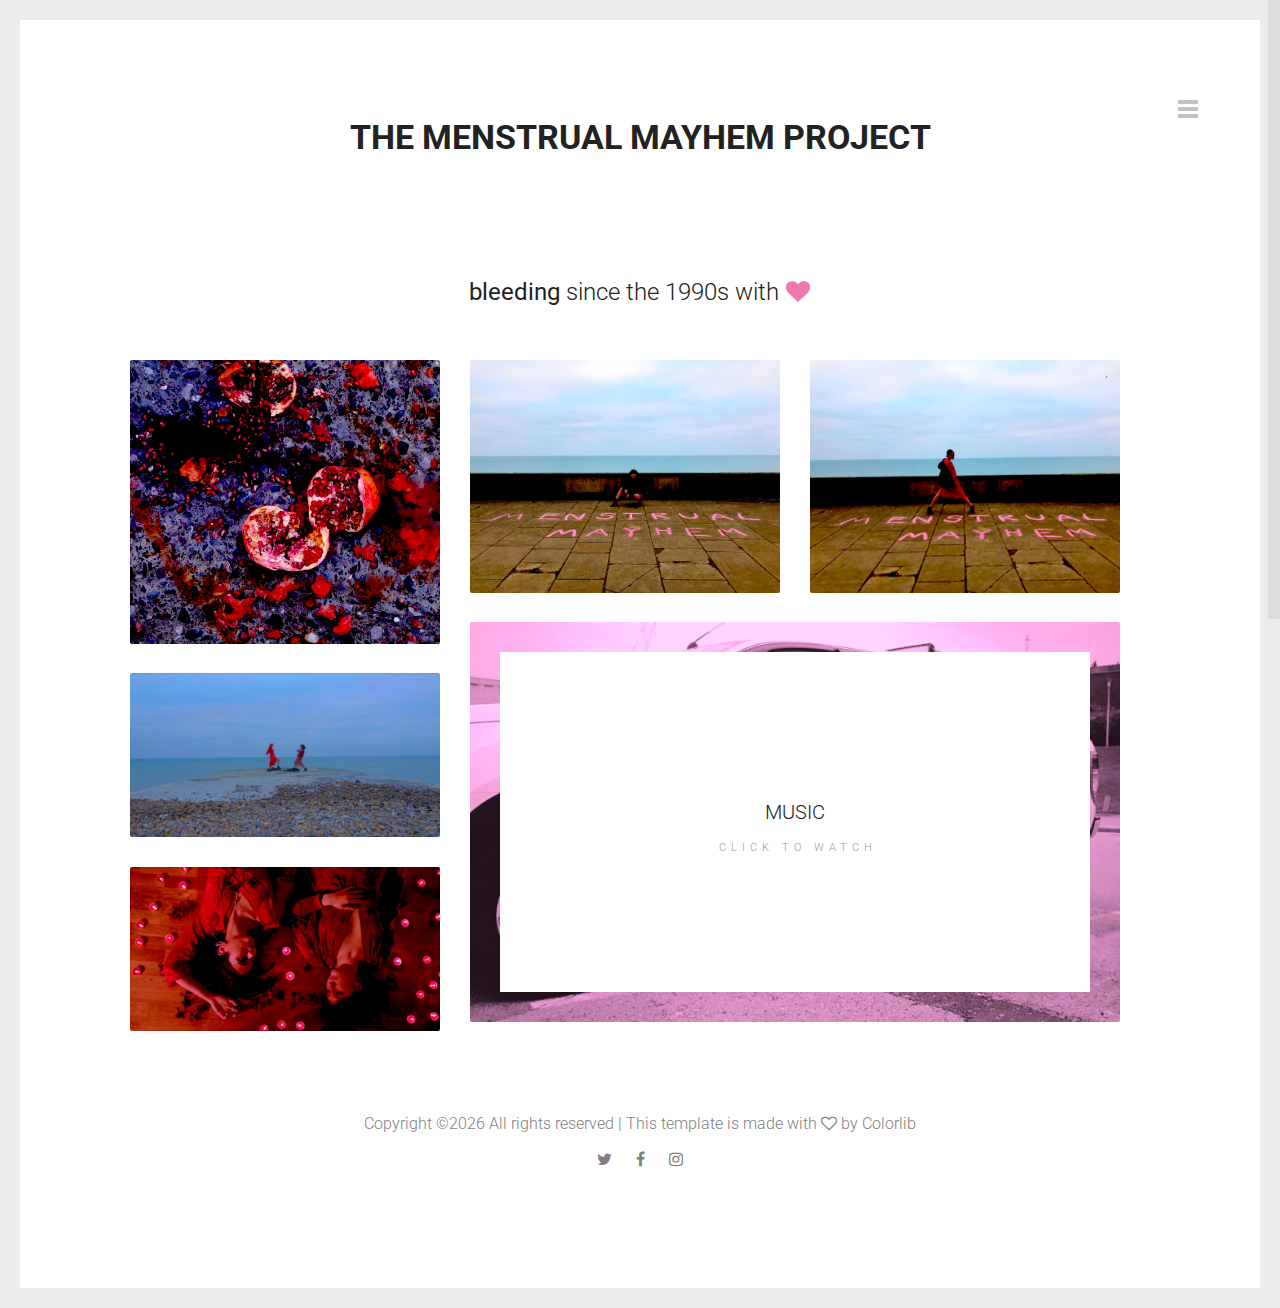
<file: index.html>
<!DOCTYPE HTML>
<html lang="en-US">
    <head>
        <title>THE MENSTRUAL MAYHEM PROJECT</title>
        <meta http-equiv="Content-Type" content="text/html; charset=UTF-8">
        <meta name="description" content="Template by Dry Themes" />
        <meta name="keywords" content="HTML, CSS, JavaScript, PHP" />
        <meta name="author" content="DryThemes" />
        <meta name="viewport" content="width=device-width, initial-scale=1, maximum-scale=1">

        <link rel="shortcut icon" href="images/favicon.png" />
        <link href='http://fonts.googleapis.com/css?family=Roboto:300,400,400i,700,700i,900%7CMontserrat:400,700%7CPT+Serif' rel='stylesheet' type='text/css'>
        <link rel="stylesheet" type="text/css"  href='css/clear.css' />
        <link rel="stylesheet" type="text/css"  href='css/common.css' />
        <link rel="stylesheet" type="text/css"  href='css/font-awesome.min.css' />
        <link rel="stylesheet" type="text/css"  href='css/carouFredSel.css' />
        <link rel="stylesheet" type="text/css"  href='css/prettyPhoto.css' />
        <link rel="stylesheet" type="text/css"  href='css/sm-clean.css' />
        <link rel="stylesheet" type="text/css"  href='style.css' />

        <!--[if lt IE 9]>
                <script src="js/html5shiv.js"></script>
                <script src="js/respond.min.js"></script>
        <![endif]-->

    </head>
    <body class="page">

        <table class="doc-loader">
            <tbody>
                <tr>
                    <td>

                    </td>
                </tr>
            </tbody>
        </table>


        <div class="menu-wraper center-relative">
            <div class="menu-logo center-text">
                <a href="index.html">

                </a>
            </div>
            <nav id="header-main-menu" class="big-menu">
                <ul class="main-menu sm sm-clean">
                    <li>
                        <a href="index.html">Home</a>
                    </li>
                    <li>
                        <a href="about.html">About</a>
                    </li>
                    <li>
                        <a href="story.html">Story</a>
                    </li>
                    <li>
                        <a href="contact.html">Contact</a>
                        <ul class="sub-menu">
                            <li>
                                <a href="contact-map.html">Contact + Map</a>
                            </li>
                        </ul>
                    </li>
                </ul>
            </nav>
            <div class="clear"></div>
        </div>

        <div class="body-wrapper">
            <div class="header-holder center-relative relative">
                <div class="header-logo center-text">
                    <a href="index.html">
                       <h2>THE MENSTRUAL MAYHEM PROJECT</h2>
                    </a>
                </div>
                <div class="toggle-holder absolute">
                    <div id="toggle">
                        <div class="first-menu-line"></div>
                        <div class="second-menu-line"></div>
                        <div class="third-menu-line"></div>
                    </div>
                </div>
                <div class="clear"></div>
            </div>

            <div class="block content-1170 center-relative">
                <h1 class="entry-title"><b>bleeding</b> since the 1990s with <span class="fa fa-heart"></span></h1>
            </div>

            <div class="grid" id="portfolio">
                <div class="grid-sizer"></div>
                <div class="grid-item element-item p_one_third">
                        <a href="demo-images/vagina.jpg" data-rel="prettyPhoto[gallery1]" />
                        <a href="demo-images/weakness.jpg" data-rel="prettyPhoto[gallery2]" />
                        <a href="demo-images/teeth.jpg" data-rel="prettyPhoto[gallery3]" />
                        <a href="demo-images/forbidden.jpg" data-rel="prettyPhoto[gallery4]" />
                        <img src="demo-images/pomegranite.jpg" alt="" />
                        <!-- <div class="portfolio-text-holder">
                            <p class="portfolio-text">POETRY</p>
                            <p class="portfolio-type">HAIKUS</p>
                        </div> -->
                </div>

                <div class="grid-item element-item p_one_third">
                    <a href=>
                        <img src="demo-images/MMELLA.JPG" alt="" />
                        <!-- <div class="portfolio-text-holder">
                            <p class="portfolio-text">POLITICS</p>
                            <p class="portfolio-type">CAMPAIGNS</p>
                        </div> -->
                    </a>
                </div>

                <div class="grid-item element-item p_one_third">
                    <a href=>
                        <img src="demo-images/MMEM.JPG" alt="" />
                        <!-- <div class="portfolio-text-holder">
                            <p class="portfolio-text">ARTWERQ</p>
                            <p class="portfolio-type">GALLERY</p
                        </div> -->
                    </a>
                </div>

                <div class="grid-item element-item p_two_third">
                    <a href="https://vimeo.com/322059477" data-rel="prettyPhoto[gallery5]">
                        <img src="demo-images/MM4WHEEL.JPG" alt="" />
                        <div class="portfolio-text-holder">
                            <p class="portfolio-text">MUSIC</p>
                            <p class="portfolio-type">CLICK TO WATCH</p>
                        </div>
                    </a>
                </div>

                <div class="grid-item element-item p_one_third">
                    <a href=>
                        <img src="demo-images/beachdance.JPG" alt="" />
                        <!-- <div class="portfolio-text-holder">
                            <p class="portfolio-text">COLLAB</p>
                            <p class="portfolio-type">ALLIES</p>
                        </div> -->
                    </a>
                </div>

                <div class="grid-item element-item p_one_third">
                    <a href=>
                        <img src="demo-images/candella.JPG" alt="" />
                        <!-- <div class="portfolio-text-holder">
                            <p class="portfolio-text">ZINES</p>
                            <p class="portfolio-type">ARCHIVE</p>
                        </div> -->
                    </a>
                </div>

            </div>
            <div class="clear"></div>


            <!--Footer-->

            <footer class="footer">
                <div class="content-970 center-relative">
                    <ul>
                        <li class="copyright-footer">
                            <!-- Link back to Colorlib can't be removed. Template is licensed under CC BY 3.0. -->
Copyright &copy;<script>document.write(new Date().getFullYear());</script> All rights reserved | This template is made with <i class="fa fa-heart-o" aria-hidden="true"></i> by <a href="https://colorlib.com" target="_blank">Colorlib</a>
<!-- Link back to Colorlib can't be removed. Template is licensed under CC BY 3.0. -->
                        </li>
                        <li class="social-footer">
                            <a href="#">
                                <span class="fa fa-twitter"></span>
                            </a>
                            <a href="#">
                                <span class="fa fa-facebook"></span>
                            </a>
                            <a href="https://www.instagram.com/menstrualmayhem/?hl=en">
                                <span class="fa fa-instagram"></span>
                            </a>
                        </li>
                    </ul>
                </div>
            </footer>

            <!-- End .body-border -->
        </div>


        <!--Load JavaScript-->
        <script src="js/jquery.js"></script>
        <script src='js/jquery.fitvids.js'></script>
        <script src='js/jquery.smartmenus.min.js'></script>
        <script src='js/isotope.pkgd.js'></script>
        <script src='js/imagesloaded.pkgd.js'></script>
        <script src='js/isotope.pkgd.js'></script>
        <script src='js/jquery.carouFredSel-6.0.0-packed.js'></script>
        <script src='js/jquery.mousewheel.min.js'></script>
        <script src='js/jquery.touchSwipe.min.js'></script>
        <script src='js/jquery.easing.1.3.js'></script>
        <script src='js/imagesloaded.pkgd.js'></script>
        <script src='js/jquery.prettyPhoto.js'></script>
        <script src='js/jquery.nicescroll.min.js'></script>
        <script src='js/main.js'></script>
    </body>
</html>
</file>
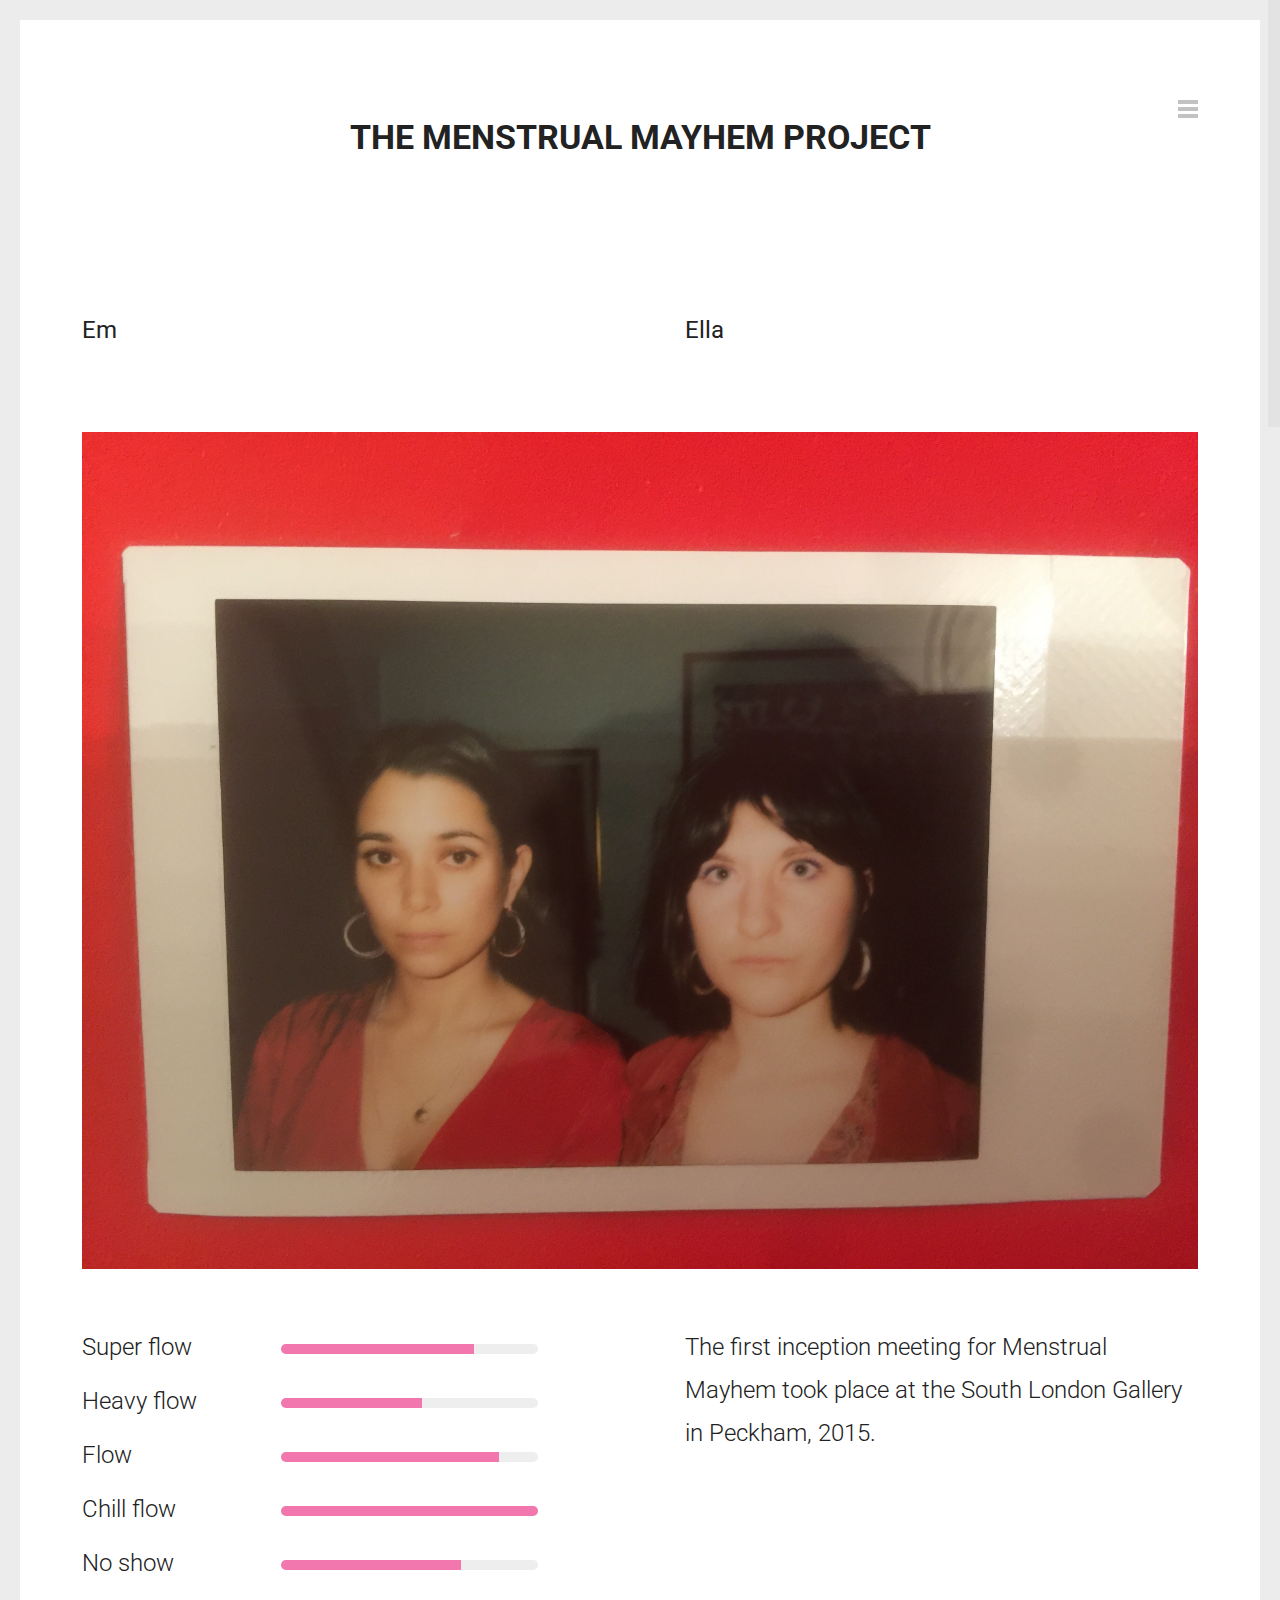
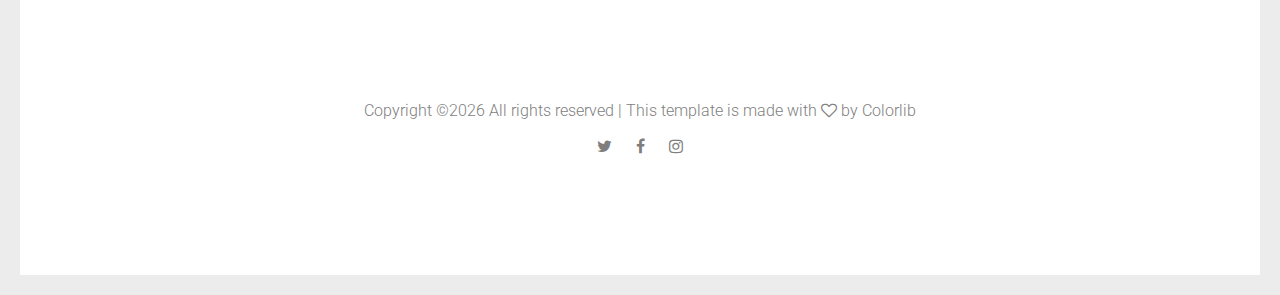
<file: about.html>
<!DOCTYPE HTML>
<html lang="en-US">
    <head>
        <title>Reopen - Html Responsive Template</title>
        <meta http-equiv="Content-Type" content="text/html; charset=UTF-8">
        <meta name="description" content="Template by Dry Themes" />
        <meta name="keywords" content="HTML, CSS, JavaScript, PHP" />
        <meta name="author" content="DryThemes" />
        <meta name="viewport" content="width=device-width, initial-scale=1, maximum-scale=1">

        <link rel="shortcut icon" href="images/favicon.png" />
        <link href='http://fonts.googleapis.com/css?family=Roboto:300,400,400i,700,700i,900%7CMontserrat:400,700%7CPT+Serif' rel='stylesheet' type='text/css'>
        <link rel="stylesheet" type="text/css"  href='css/clear.css' />
        <link rel="stylesheet" type="text/css"  href='css/common.css' />
        <link rel="stylesheet" type="text/css"  href='css/font-awesome.min.css' />
        <link rel="stylesheet" type="text/css"  href='css/carouFredSel.css' />
        <link rel="stylesheet" type="text/css"  href='css/prettyPhoto.css' />
        <link rel="stylesheet" type="text/css"  href='css/sm-clean.css' />
        <link rel="stylesheet" type="text/css"  href='style.css' />

        <!--[if lt IE 9]>
                <script src="js/html5shiv.js"></script>
                <script src="js/respond.min.js"></script>
        <![endif]-->

    </head>
    <body class="page">

        <table class="doc-loader">
            <tbody>
                <tr>
                    <td>

                    </td>
                </tr>
            </tbody>
        </table>



        <div class="menu-wraper center-relative">
            <div class="menu-logo center-text">
                <a href="index.html">
                    < />
                </a>
            </div>
            <nav id="header-main-menu" class="big-menu">
                <ul class="main-menu sm sm-clean">
                    <li>
                        <a href="index.html">Home</a>
                    </li>
                    <li>
                        <a href="about.html">About</a>
                    </li>
                    <li>
                        <a href="story.html">Story</a>
                    </li>
                    <li>
                        <a href="contact.html">Contact</a>
                        <ul class="sub-menu">
                            <li>
                                <a href="contact-map.html">Contact + Map</a>
                            </li>
                        </ul>
                    </li>
                </ul>
            </nav>
            <div class="clear"></div>
        </div>

                <div class="body-wrapper">
                    <div class="header-holder center-relative relative">
                        <div class="header-logo center-text">
                            <a href="index.html">
                               <h2>THE MENSTRUAL MAYHEM PROJECT</h2>
                            </a>
                        </div>
                <div class="toggle-holder absolute">
                    <div id="toggle">
                        <div class="first-menu-line"></div>
                        <div class="second-menu-line"></div>
                        <div class="third-menu-line"></div>
                    </div>
                </div>
                <div class="clear"></div>
            </div>


            <div id="content" class="site-content">
                <div class="block content-1170 center-relative">
                    <h1 class="entry-title">
                    </h1>
                </div>

                <article>
                    <div class="content-1170 center-relative">
                        <div class="one_half">
                            <b>Em</b>
                        </div>
                        <div class="one_half last">
                            <b>Ella</b> 
                        </div>
                        <div class="clear"></div>
                        <br>
                        <p>
                            <img src="demo-images/MMCLOSEUP.jpg" alt="" />
                        </p>
                        <p>&nbsp;</p>
                        <div class="one_half col-570">
                            <div class="progress_bar ">
                                <div class="progress_bar_title">Super flow</div>
                                <div class="progress_bar_field_holder">
                                    <div class="progress_bar_field_perecent" style="width:75%;"></div>
                                </div>
                            </div>
                            <div class="progress_bar ">
                                <div class="progress_bar_title">Heavy flow</div>
                                <div class="progress_bar_field_holder">
                                    <div class="progress_bar_field_perecent" style="width:55%;"></div>
                                </div>
                            </div>
                            <div class="progress_bar ">
                                <div class="progress_bar_title">Flow</div>
                                <div class="progress_bar_field_holder">
                                    <div class="progress_bar_field_perecent" style="width:85%;"></div>
                                </div>
                            </div>
                            <div class="progress_bar ">
                                <div class="progress_bar_title">Chill flow</div>
                                <div class="progress_bar_field_holder">
                                    <div class="progress_bar_field_perecent" style="width:100%;"></div>
                                </div>
                            </div>
                            <div class="progress_bar ">
                                <div class="progress_bar_title">No show</div>
                                <div class="progress_bar_field_holder">
                                    <div class="progress_bar_field_perecent" style="width:70%;"></div>
                                </div>
                            </div>
                        </div>
                        <div class="one_half last">
                            The first inception meeting for Menstrual Mayhem took place at the South London Gallery in Peckham, 2015.
                        </div>
                        <div class="clear"></div>
                    </div>
                </article>
            </div>


            <!--Footer-->

            <footer class="footer">
                <div class="content-970 center-relative">
                    <ul>
                        <li class="copyright-footer">
                            <!-- Link back to Colorlib can't be removed. Template is licensed under CC BY 3.0. -->
Copyright &copy;<script>document.write(new Date().getFullYear());</script> All rights reserved | This template is made with <i class="fa fa-heart-o" aria-hidden="true"></i> by <a href="https://colorlib.com" target="_blank">Colorlib</a>
<!-- Link back to Colorlib can't be removed. Template is licensed under CC BY 3.0. -->
                        </li>
                        <li class="social-footer">
                            <a href="#">
                                <span class="fa fa-twitter"></span>
                            </a>
                            <a href="#">
                                <span class="fa fa-facebook"></span>
                            </a>
                            <a href="https://www.instagram.com/menstrualmayhem/?hl=en">
                                <span class="fa fa-instagram"></span>
                            </a>
                        </li>
                    </ul>
                </div>
            </footer>

            <!-- End .body-border -->
        </div>


        <!--Load JavaScript-->
        <script src="js/jquery.js"></script>
        <script src='js/jquery.fitvids.js'></script>
        <script src='js/jquery.smartmenus.min.js'></script>
        <script src='js/isotope.pkgd.js'></script>
        <script src='js/imagesloaded.pkgd.js'></script>
        <script src='js/isotope.pkgd.js'></script>
        <script src='js/jquery.carouFredSel-6.0.0-packed.js'></script>
        <script src='js/jquery.mousewheel.min.js'></script>
        <script src='js/jquery.touchSwipe.min.js'></script>
        <script src='js/jquery.easing.1.3.js'></script>
        <script src='js/imagesloaded.pkgd.js'></script>
        <script src='js/jquery.prettyPhoto.js'></script>
        <script src='js/jquery.nicescroll.min.js'></script>
        <script src='js/main.js'></script>
    </body>
</html>
</file>
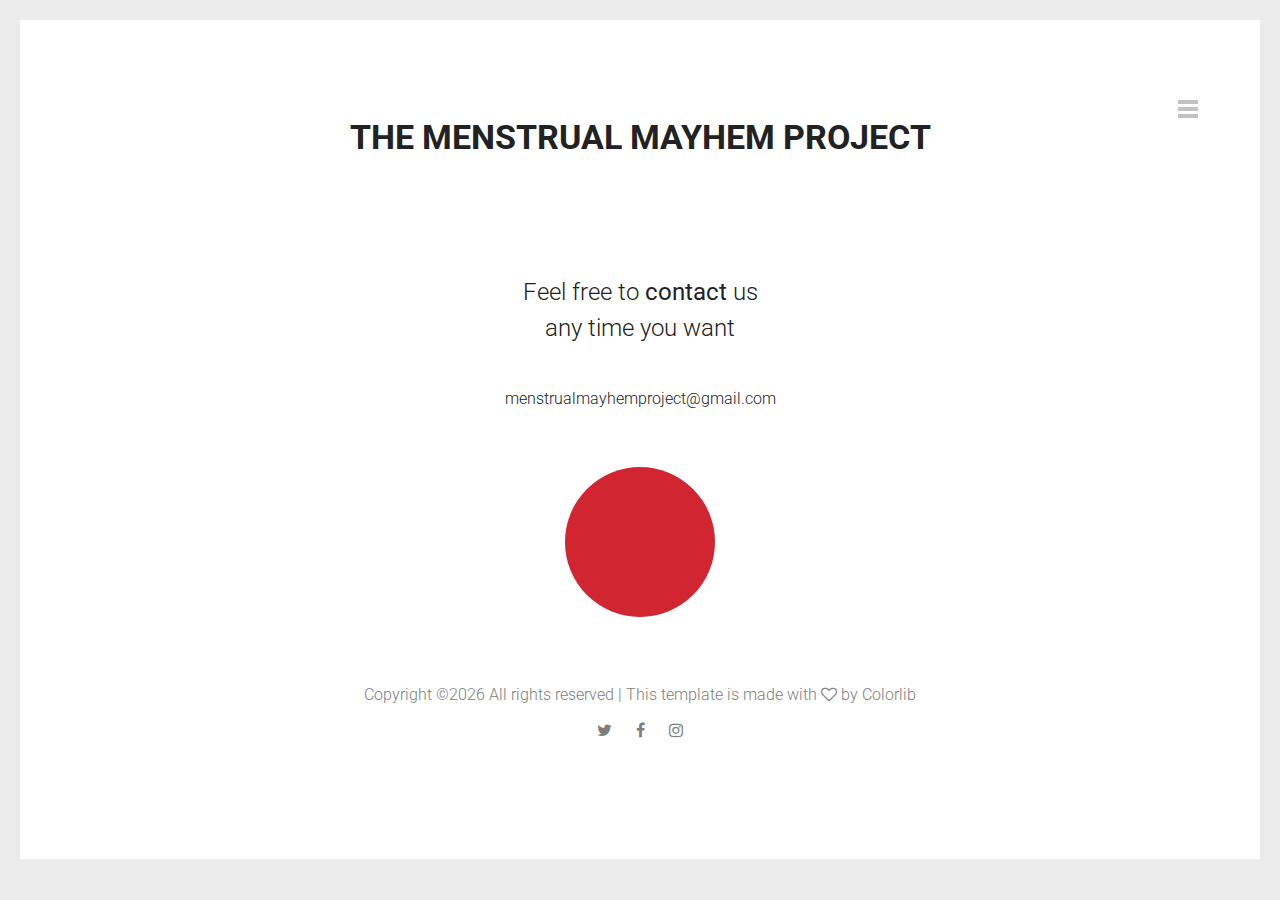
<file: contact.html>
<!DOCTYPE HTML>
<html lang="en-US">
    <head>
        <title>Reopen - Html Responsive Template</title>
        <meta http-equiv="Content-Type" content="text/html; charset=UTF-8">
        <meta name="description" content="Template by Dry Themes" />
        <meta name="keywords" content="HTML, CSS, JavaScript, PHP" />
        <meta name="author" content="DryThemes" />
        <meta name="viewport" content="width=device-width, initial-scale=1, maximum-scale=1">

        <link rel="shortcut icon" href="images/favicon.png" />
        <link href='http://fonts.googleapis.com/css?family=Roboto:300,400,400i,700,700i,900%7CMontserrat:400,700%7CPT+Serif' rel='stylesheet' type='text/css'>
        <link rel="stylesheet" type="text/css"  href='css/clear.css' />
        <link rel="stylesheet" type="text/css"  href='css/common.css' />
        <link rel="stylesheet" type="text/css"  href='css/font-awesome.min.css' />
        <link rel="stylesheet" type="text/css"  href='css/carouFredSel.css' />
        <link rel="stylesheet" type="text/css"  href='css/prettyPhoto.css' />
        <link rel="stylesheet" type="text/css"  href='css/sm-clean.css' />
        <link rel="stylesheet" type="text/css"  href='style.css' />

        <!--[if lt IE 9]>
                <script src="js/html5shiv.js"></script>
                <script src="js/respond.min.js"></script>
        <![endif]-->

    </head>
    <body class="page">

        <table class="doc-loader">
            <tbody>
                <tr>
                    <td>
                    </td>
                </tr>
            </tbody>
        </table>



        <div class="menu-wraper center-relative">
            <div class="menu-logo center-text">
                <a href="index.html">
                    </>
                </a>
            </div>
            <nav id="header-main-menu" class="big-menu">
                <ul class="main-menu sm sm-clean">
                    <li>
                        <a href="index.html">Home</a>
                    </li>
                    <li>
                        <a href="about.html">About</a>
                    </li>
                    <li>
                        <a href="story.html">Story</a>
                    </li>
                    <li>
                        <a href="contact.html">Contact</a>
                        <ul class="sub-menu">
                            <li>
                                <a href="contact-map.html">Contact + Map</a>
                            </li>
                        </ul>
                    </li>
                </ul>
            </nav>
            <div class="clear"></div>
        </div>

                <div class="body-wrapper">
                    <div class="header-holder center-relative relative">
                        <div class="header-logo center-text">
                            <a href="index.html">
                               <h2>THE MENSTRUAL MAYHEM PROJECT</h2>
                            </a>
                        </div>

                <div class="toggle-holder absolute">
                    <div id="toggle">
                        <div class="first-menu-line"></div>
                        <div class="second-menu-line"></div>
                        <div class="third-menu-line"></div>
                    </div>
                </div>
                <div class="clear"></div>
            </div>


            <div id="content" class="site-content">
                <div class="block content-1170 center-relative">
                    <h1 class="entry-title">
                        Feel free to <b>contact</b> us <br> any time you want
                    </h1>
                    <p class="page-desc email"><a href="mailto:menstrualmayhemproject@gmail.com?subject=MAYHEM">menstrualmayhemproject@gmail.com</a></p>
                    <img class="shape" src="demo-images/BLOB.jpg"/>



                </div>


<!--
                <article>
                    <div class="content-1170 center-relative">
                        <div class="contact-form">
                            <p class="custom-text-class">Name</p>
                            <p class="custom-field-class"><input id="name" type="text" name="your-name"></p>
                            <p class="custom-text-class">Subject</p>
                            <p class="custom-field-class"><input id="subject" type="text" name="your-subject"></p>
                            <p class="custom-text-class">Email</p>
                            <p class="custom-field-class"><input id="contact-email" type="email" name="your-email"></p>
                            <p class="custom-text-class">Your Message</p>
                            <p class="custom-field-class"><textarea id="message" name="your-message"></textarea></p>
                            <p><input type="submit" onClick="SendMail()" value="SEND"></p>
                        </div>
                    </div>
                </article>
            </div> -->


            <!--Footer-->

            <footer class="footer">
                <div class="content-970 center-relative">
                    <ul>
                        <li class="copyright-footer">
                            <!-- Link back to Colorlib can't be removed. Template is licensed under CC BY 3.0. -->
Copyright &copy;<script>document.write(new Date().getFullYear());</script> All rights reserved | This template is made with <i class="fa fa-heart-o" aria-hidden="true"></i> by <a href="https://colorlib.com" target="_blank">Colorlib</a>
<!-- Link back to Colorlib can't be removed. Template is licensed under CC BY 3.0. -->
                        </li>
                        <li class="social-footer">
                            <a href="#">
                                <span class="fa fa-twitter"></span>
                            </a>
                            <a href="#">
                                <span class="fa fa-facebook"></span>
                            </a>
                            <a href="https://www.instagram.com/menstrualmayhem/?hl=en">
                                <span class="fa fa-instagram"></span>
                            </a>
                        </li>
                    </ul>
                </div>
            </footer>

            <!-- End .body-border -->
        </div>


        <!--Load JavaScript-->
        <script src="js/jquery.js"></script>
        <script src='js/jquery.fitvids.js'></script>
        <script src='js/jquery.smartmenus.min.js'></script>
        <script src='js/isotope.pkgd.js'></script>
        <script src='js/imagesloaded.pkgd.js'></script>
        <script src='js/isotope.pkgd.js'></script>
        <script src='js/jquery.carouFredSel-6.0.0-packed.js'></script>
        <script src='js/jquery.mousewheel.min.js'></script>
        <script src='js/jquery.touchSwipe.min.js'></script>
        <script src='js/jquery.easing.1.3.js'></script>
        <script src='js/imagesloaded.pkgd.js'></script>
        <script src='js/jquery.prettyPhoto.js'></script>
        <script src='js/jquery.nicescroll.min.js'></script>
        <script src='js/main.js'></script>
    </body>
</html>
</file>
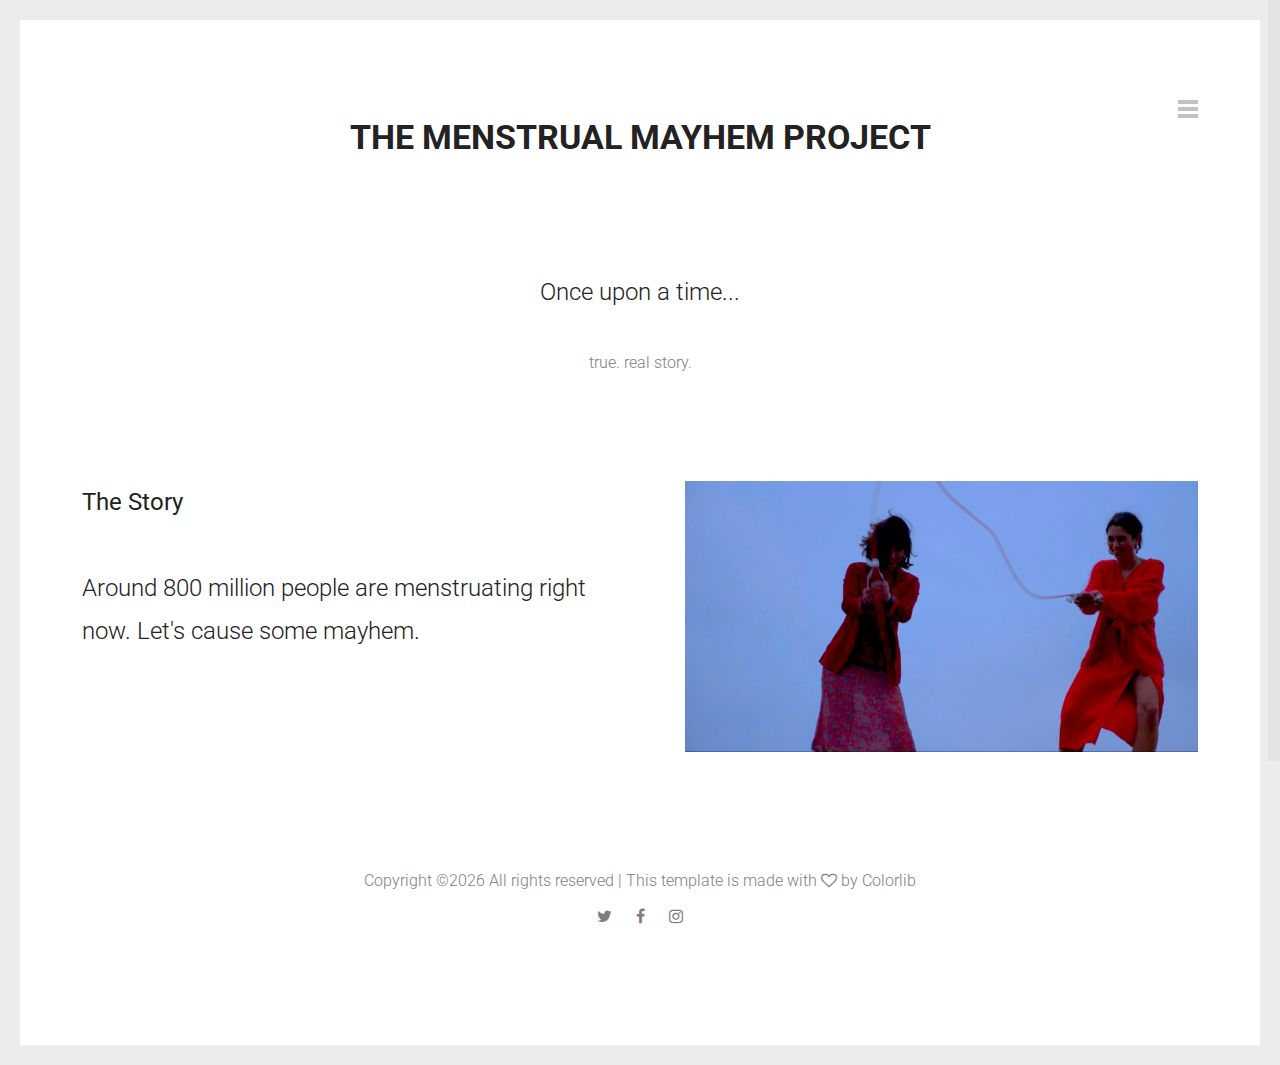
<file: story.html>
<!DOCTYPE HTML>
<html lang="en-US">
    <head>
        <title>Reopen - Html Responsive Template</title>
        <meta http-equiv="Content-Type" content="text/html; charset=UTF-8">
        <meta name="description" content="Template by Dry Themes" />
        <meta name="keywords" content="HTML, CSS, JavaScript, PHP" />
        <meta name="author" content="DryThemes" />
        <meta name="viewport" content="width=device-width, initial-scale=1, maximum-scale=1">

        <link rel="shortcut icon" href="images/favicon.png" />
        <link href='http://fonts.googleapis.com/css?family=Roboto:300,400,400i,700,700i,900%7CMontserrat:400,700%7CPT+Serif' rel='stylesheet' type='text/css'>
        <link rel="stylesheet" type="text/css"  href='css/clear.css' />
        <link rel="stylesheet" type="text/css"  href='css/common.css' />
        <link rel="stylesheet" type="text/css"  href='css/font-awesome.min.css' />
        <link rel="stylesheet" type="text/css"  href='css/carouFredSel.css' />
        <link rel="stylesheet" type="text/css"  href='css/prettyPhoto.css' />
        <link rel="stylesheet" type="text/css"  href='css/sm-clean.css' />
        <link rel="stylesheet" type="text/css"  href='style.css' />

        <!--[if lt IE 9]>
                <script src="js/html5shiv.js"></script>
                <script src="js/respond.min.js"></script>
        <![endif]-->

    </head>
    <body class="page">

        <table class="doc-loader">
            <tbody>
                <tr>
                    <td>
                    </td>
                </tr>
            </tbody>
        </table>



        <div class="menu-wraper center-relative">
            <div class="menu-logo center-text">
                <a href="index.html">

                </a>
            </div>
            <nav id="header-main-menu" class="big-menu">
                <ul class="main-menu sm sm-clean">
                    <li>
                        <a href="index.html">Home</a>
                    </li>
                    <li>
                        <a href="about.html">About</a>
                    </li>
                    <li>
                        <a href="story.html">Story</a>
                    </li>
                    <li>
                        <a href="contact.html">Contact</a>
                        <ul class="sub-menu">
                            <li>
                                <a href="contact-map.html">Contact + Map</a>
                            </li>
                        </ul>
                    </li>
                </ul>
            </nav>
            <div class="clear"></div>
        </div>

                <div class="body-wrapper">
                    <div class="header-holder center-relative relative">
                        <div class="header-logo center-text">
                            <a href="index.html">
                               <h2>THE MENSTRUAL MAYHEM PROJECT</h2>
                            </a>
                        </div>

                <div class="toggle-holder absolute">
                    <div id="toggle">
                        <div class="first-menu-line"></div>
                        <div class="second-menu-line"></div>
                        <div class="third-menu-line"></div>
                    </div>
                </div>
                <div class="clear"></div>
            </div>


            <div id="content" class="site-content">
                <div class="block content-1170 center-relative">
                    <h1 class="entry-title">
                        Once upon a time...
                    </h1>
                    <p class="page-desc">true. real story.</p>
                </div>
                <article>
                    <div class="content-1170 center-relative">
                        <div class="one_half ">
                            <strong>The Story</strong>
                            <br>
                            <br>
                            <p>Around 800 million people are menstruating right now. Let's cause some mayhem.</p>
                            <br>
                            <br>
                        </div>
                        <div class="one_half last ">
                            <script>
                                var slider1_speed = "500";
                                var slider1_auto = "true";
                                var slider1_pagination = "true";
                                var slider1_hover = "true";
                            </script>
                            <div class="image-slider-wrapper">
                                <div class="caroufredsel_wrapper">
                                    <ul id="slider1" class="image-slider slides center-text">
                                        <li>
                                            <img src="demo-images/hotsauce.jpeg" alt="" />
                                        </li>
                                    </ul>
                                </div>
                                <div class="slider1_pagination carousel_pagination left"></div>
                                <div class="clear"></div>

                            </div>
                        </div>
                        <div class="clear"></div>
                    </div>
                </article>


            </div>


            <!--Footer-->

            <footer class="footer">
                <div class="content-970 center-relative">
                    <ul>
                        <li class="copyright-footer">
                            <!-- Link back to Colorlib can't be removed. Template is licensed under CC BY 3.0. -->
Copyright &copy;<script>document.write(new Date().getFullYear());</script> All rights reserved | This template is made with <i class="fa fa-heart-o" aria-hidden="true"></i> by <a href="https://colorlib.com" target="_blank">Colorlib</a>
<!-- Link back to Colorlib can't be removed. Template is licensed under CC BY 3.0. -->
                        </li>
                        <li class="social-footer">
                            <a href="#">
                                <span class="fa fa-twitter"></span>
                            </a>
                            <a href="#">
                                <span class="fa fa-facebook"></span>
                            </a>
                            <a href="https://www.instagram.com/menstrualmayhem/?hl=en">
                                <span class="fa fa-instagram"></span>
                            </a>
                        </li>
                    </ul>
                </div>
            </footer>

            <!-- End .body-border -->
        </div>


        <!--Load JavaScript-->
        <script src="js/jquery.js"></script>
        <script src='js/jquery.fitvids.js'></script>
        <script src='js/jquery.smartmenus.min.js'></script>
        <script src='js/isotope.pkgd.js'></script>
        <script src='js/imagesloaded.pkgd.js'></script>
        <script src='js/isotope.pkgd.js'></script>
        <script src='js/jquery.carouFredSel-6.0.0-packed.js'></script>
        <script src='js/jquery.mousewheel.min.js'></script>
        <script src='js/jquery.touchSwipe.min.js'></script>
        <script src='js/jquery.easing.1.3.js'></script>
        <script src='js/imagesloaded.pkgd.js'></script>
        <script src='js/jquery.prettyPhoto.js'></script>
        <script src='js/jquery.nicescroll.min.js'></script>
        <script src='js/main.js'></script>
    </body>
</html>
</file>
<file: css/clear.css>
html, body, div, span, object, iframe,
h1, h2, h3, h4, h5, h6, p, blockquote, pre,
abbr, address, cite, code,
del, dfn, em, img, ins, kbd, q, samp,
small, strong, sub, sup, var,
b, i, ol, ul, li,
fieldset, form, label, legend,
table, caption, tbody, tfoot, thead, tr, th, td,
article, aside, canvas, details, figcaption, figure, 
footer, header, hgroup, menu, nav, section, summary,
time, mark, audio, video {
    margin:0;
    padding:0;
    border:0;
    outline: none;
    font-size:100%;
    vertical-align:baseline;
    background:transparent;
}

body {
    line-height:1;
}

article,aside,details,figcaption,figure,
footer,header,hgroup,menu,nav,section { 
    display:block;
}

nav ul,ul,ol {
    list-style:none;
}

blockquote, q {
    quotes:none;
}

blockquote:before, blockquote:after,
q:before, q:after {
    content:'';
    content:none;
}

a {
    margin:0;
    padding:0;
    font-size:100%;
	outline: none;
    vertical-align:baseline;
    background:transparent;
}

ins {
    background-color:#ff9;
    color:#000;
    text-decoration:none;
}

mark {
    background-color:#ff9;
    color:#000; 
    font-style:italic;
    font-weight:bold;
}

del {
    text-decoration: line-through;
}

abbr[title], dfn[title] {
    border-bottom:1px dotted;
    cursor:help;
}

table {
    border-collapse:collapse;
    border-spacing:0;
}

hr {
    display:block;
    height:1px;
    border:0;   
    border-top:1px solid #cccccc;
    margin:1em 0;
    padding:0;
}

input, select {
    vertical-align:middle;
}

input:focus, textarea:focus
{
    outline: none;
}
</file>
<file: css/common.css>
.block
{
    display: block;
}
.hidden
{
    display: none;
}
.clear
{
    clear: both;
}
.left
{
    float: left;
}
.right
{
    float: right;
}
.line-height
{
    line-height: 0;
}
.clear-right
{
    clear: right;
}
.clear-left
{
    clear: left;
}
.center-relative
{
    margin-left: auto;
    margin-right: auto;
}
.center-absolute
{
    left: 50%;
}
.center-text
{
    text-align: center !important;
}
.text-left
{
    text-align: left;
}
.text-right
{
    text-align: right;
}
.absolute
{
    position: absolute;
}
.fixed
{
    position: fixed;
}
.relative
{
    position: relative;
}
.margin-0, .margin-0 img
{
    margin: 0 !important;
    line-height: 0;
}
.top-0
{
    margin-top: 0 !important;
}
.top-5
{
    margin-top: 5px !important;	
}
.top-10
{
    margin-top: 10px;	
}
.top-15
{
    margin-top: 15px;	
}
.top-20
{
    margin-top: 20px;
}
.top-25
{
    margin-top: 25px;	
}
.top-30
{
    margin-top: 30px;	
}
.top-50
{
    margin-top: 50px;	
}
.top-60
{
    margin-top: 60px;	
}
.top-70
{
    margin-top: 70px;	
}
.top-75
{
    margin-top: 75px;	
}
.top-80
{
    margin-top: 80px;
}
.top-100
{
    margin-top: 100px;	
}
.top-105
{
    margin-top: 105px;	
}
.top-120
{
    margin-top: 120px;
}
.top-150
{
    margin-top: 150px;	
}
.top-200
{
    margin-top: 200px;	
}
.top-negative-30
{
    margin-top: -30px;
}
.left-35
{
    margin-left:35px;
}
.right-35
{
    margin-right:35px;
}
.bottom-0
{
    margin-bottom: 0 !important;
}
.bottom-10
{
    margin-bottom: 10px !important;
}
.bottom-20
{
    margin-bottom: 20px !important;
}
.bottom-25
{
    margin-bottom: 25px !important;
}
.bottom-30
{
    margin-bottom: 30px !important;
}
.bottom-50
{
    margin-bottom: 50px !important;
}
.bottom-100
{
    margin-bottom: 100px !important;
}
.bottom-150
{
    margin-bottom: 150px !important;
}
.bottom-200
{
    margin-bottom: 200px !important;
}
.width-25
{
    width: 25%;
}
.width-50
{
    width: 50%;
}
.width-75
{
    width: 75%;
}
.width-85
{
    width: 85%;
}
.width-100
{
    width: 100%;
}
.sticky
{
    font-size: 100%;
}
blockquote
{
    margin-top: 90px;
    margin-bottom: 50px;
    font-size: 24px;
    line-height: 44px;
    color: #b5b5b5;
    font-weight: 400;
    position: relative;
    z-index: 2;
}
blockquote:before 
{
    content: "\201C";
    font-size: 250px;
    line-height: 0;
    font-family: Arial, sans-serif;
    color: #f4f4f4;
    position: absolute;
    top: 27px;
    left: -85px;
    z-index: 1;
    font-weight: 900;
}
blockquote.inline-blockquote
{
    width: 480px;
    float: left;
    margin-left: -80px;
    margin-right: 100px; 
    margin-top: 70px;
}
blockquote p
{
    position: relative;
    z-index: 2;
}
.wrap-blockquote
{
    display: inline;
}
address
{
    font-size: 32px;
    line-height: 50px;
    font-style: normal;
}
iframe
{
    width: 100%;
}
a.button
{
    display: inline-block;
    color: #f277ae;
    border: 1px solid #f277ae;
    text-align: center;
    padding-bottom: 15px;
    padding-top: 12px;
    padding-left: 50px;
    padding-right: 50px;
    cursor: pointer;
    margin-bottom: 25px;
    vertical-align: middle;
    text-decoration: none;
    border-radius: 50px;
    font-size: 22px;
    transition: all .2s linear;
}
a.button:active
{
    position: relative;
    top: 1px;	
}
a.button:hover
{
    color: white;
    background-color: #f277ae;
}
h1,h2,h3,h4,h5,h6
{
    padding: 20px 0;
}
h1
{
    font-size: 38px;
    line-height: 38px;    
}
h2
{
    font-size: 34px;    
    line-height: 34px;    
}
h3
{
    font-size: 32px;  
    line-height: 32px;    
}
h4
{
    font-size: 30px;    
}
h5
{
    font-size: 28px;   
}
h6
{
    font-size: 26px;    
}
em
{
    font-style: italic;
}
ol
{
    list-style-type: decimal;
}
pre
{
    word-wrap: break-word;
}
.single-content table, .single-content th, .single-content td, .page-content table, .page-content th, .page-content td
{
    border:1px solid black;
    padding: 10px;
    vertical-align: middle;
}
sup
{
    vertical-align: super;
    font-size: smaller;
}
sub
{
    vertical-align: sub;
    font-size: smaller;
}
.single-content ol
{
    display: block;
    list-style-type: decimal;
    margin: 0 0 14px 17px;
}
.single-content ul
{
    display: block;
    list-style-type: disc;
    margin: 0 0 14px 17px;
}

/* COLUMNS */

.one,  .one_half,  .one_third,  .two_third,  .three_fourth, 
.one_fourth{
    margin-right: 170px;
    float: left;
    position: relative;
    margin-bottom: 30px;
}
.last{
    margin-right: 0 !important;
    clear: right;
}
.one{
    float: none;
    display: block;
    clear: both;
    margin-right: 0;
}
.one_half{
    width: 500px;
}
.one_third{
    width: 276px;
}
.two_third{
    width: 723px;
}
.one_fourth{
    width: 165px;
}
.three_fourth{
    width: 835px;
}
.col-570
{
    width: 570px;
    margin-right: 100px;
}
.last.col-570
{
    margin-left: -70px;
}

.one img,  .one_half img,  .one_third img,  .two_third img, 
.three_fourth img,  .one_fourth img{
    max-width: 100%;
    height: auto;
    max-height: 100%;
    width: auto;	
}

.one_half.margin-0{
    width: 50%;
}
.one_third.margin-0{
    width: 33.333333333%;
}
.two_third.margin-0{
    width: 66.666666666%;
}
.one_fourth.margin-0{
    width: 25%;
}
.three_fourth.margin-0{
    width: 75%;
}

/* MENU */

/* Mobile first layout SmartMenus Core CSS (it's not recommended editing these rules)
   You need this once per page no matter how many menu trees or different themes you use.
-------------------------------------------------------------------------------------------*/

.sm,.sm ul,.sm li{display:block;list-style:none;margin:0;padding:0;line-height:normal;direction:ltr;-webkit-tap-highlight-color:rgba(0,0,0,0);}
.sm-rtl,.sm-rtl ul,.sm-rtl li{direction:rtl;text-align:right;}
.sm>li>h1,.sm>li>h2,.sm>li>h3,.sm>li>h4,.sm>li>h5,.sm>li>h6{margin:0;padding:0;}
.sm ul{display:none;}
.sm li,.sm a{position:relative;}
.sm a{display:block;}
.sm a.disabled{cursor:not-allowed;}
.sm:after{content:"\00a0";display:block;height:0;font:0px/0 serif;clear:both;visibility:hidden;overflow:hidden;}
.sm,.sm *,.sm *:before,.sm *:after{-moz-box-sizing:border-box;-webkit-box-sizing:border-box;box-sizing:border-box;}




/* WP DEFAULT CLASSES */

.alignnone {
    margin: 5px 20px 20px 0;
}

.aligncenter,
div.aligncenter {
    display: block;
    margin: 5px auto 5px auto;
}

.alignright {
    float:right;
    margin: 5px 0 20px 20px;
}

.alignleft {
    float: left;
    margin: 5px 20px 20px 0;
}

.aligncenter {
    display: block;
    margin: 5px auto 5px auto;
}

a img.alignright {
    float: right;
    margin: 5px 0 20px 20px;
}

a img.alignnone {
    margin: 20px 0px;
}

a img.alignleft {
    float: left;
    margin: 5px 20px 20px 0;
}

a img.aligncenter {
    display: block;
    margin-left: auto;
    margin-right: auto
}

.wp-caption {
    max-width: 100%;
}

.wp-caption.alignnone {
    margin: 20px 0px;
}

.wp-caption.alignleft {
    margin: 5px 20px 20px 0;
    text-align: left;
}

.wp-caption.alignright {
    margin: 5px 0 20px 20px;
    text-align: right;
}

.wp-caption img {
    width: auto;
    height: auto;
    max-width: 100%;
    max-height: 100%;
}

.wp-caption p.wp-caption-text {
    font-size: 11px;
    line-height: 17px;
    margin: 0;
    padding: 0 4px 5px;
    text-align: right;
}
.gallery-caption
{
    font-size: 100%;
}
.bypostauthor
{
    font-size: 100%;
}
/* Text meant only for screen readers. */
.screen-reader-text {
    clip: rect(1px, 1px, 1px, 1px);
    position: absolute !important;
    height: 1px;
    width: 1px;
    overflow: hidden;
}

.screen-reader-text:focus {
    background-color: #f1f1f1;
    border-radius: 3px;
    box-shadow: 0 0 2px 2px rgba(0, 0, 0, 0.6);
    clip: auto !important;
    color: #21759b;
    display: block;
    font-size: 14px;
    font-size: 0.875rem;
    font-weight: bold;
    height: auto;
    left: 5px;
    line-height: normal;
    padding: 15px 23px 14px;
    text-decoration: none;
    top: 5px;
    width: auto;
    z-index: 100000; /* Above WP toolbar. */
}
</file>
<file: css/carouFredSel.css>
.list_carousel.responsive {	
    margin-left: 0;
    width: 91%;
}
.list_carousel ul {
    margin: 0;
    padding: 0;
    list-style: none;
    display: block;
}
.list_carousel li {
    text-align: center;		
    padding: 0;
    display: block;
    float: left;
    position: relative;
}	
.list_carousel li img{
    width: 100% !important;
    height: auto !important;
    max-width: none !important;
    max-height: none !important;
}
a.image_slider_prev{background-image: url(../images/navigation_arrows_left.png); width: 105px; height: 90px; z-index: 2;}
a.image_slider_prev:hover{background-position: 0 -90px;}
a.image_slider_next{background-image: url(../images/navigation_arrows_right.png); width: 105px; height: 90px; z-index: 2;}
a.image_slider_next:hover{background-position: 0 -90px;}
.carousel_pagination {margin-top: 50px; margin-bottom: 50px; margin-left: 160px;}
.carousel_pagination a {margin: 0 0 0 5px; float: left; transition: background-color .2s linear}
.carousel_pagination a:first-child {margin: 0;}
.carousel_pagination a {width: 18px; height: 18px; border-radius: 90%; display: block; cursor: pointer; text-indent: -9999px;}
.caroufredsel_wrapper{z-index: 1 !important; margin-top: 0 !important; margin-left: 0 !important;}
</file>
<file: css/prettyPhoto.css>
/* ------------------------------------------------------------------------
        This you can edit.
------------------------------------------------------------------------- */

/* ----------------------------------
        Default Theme
----------------------------------- */

div.pp_default .pp_top,
div.pp_default .pp_top .pp_middle,
div.pp_default .pp_top .pp_left,
div.pp_default .pp_top .pp_right,
div.pp_default .pp_bottom,
div.pp_default .pp_bottom .pp_left,
div.pp_default .pp_bottom .pp_middle,
div.pp_default .pp_bottom .pp_right { height: 13px; }

div.pp_default .pp_content .ppt { color: #f8f8f8; }
div.pp_default .pp_content_container .pp_left { padding-left: 13px; }
div.pp_default .pp_content_container .pp_right { padding-right: 13px; }
/*div.pp_default .pp_content { background-color: #fff; }*/
div.pp_default .pp_next:hover { background: url(../images/prettyPhoto/default/sprite_next.png) center right  no-repeat; cursor: pointer; } /* Next button */
div.pp_default .pp_previous:hover { background: url(../images/prettyPhoto/default/sprite_prev.png) center left no-repeat; cursor: pointer; } /* Previous button */
div.pp_default .pp_expand { background: url(../images/prettyPhoto/default/sprite.png) 0 -29px no-repeat; cursor: pointer; width: 28px; height: 28px; display: none !important; } /* Expand button */
div.pp_default .pp_expand:hover { background: url(../images/prettyPhoto/default/sprite.png) 0 -56px no-repeat; cursor: pointer; } /* Expand button hover */
div.pp_default .pp_contract { background: url(../images/prettyPhoto/default/sprite.png) 0 -84px no-repeat; cursor: pointer; width: 28px; height: 28px; } /* Contract button */
div.pp_default .pp_contract:hover { background: url(../images/prettyPhoto/default/sprite.png) 0 -113px no-repeat; cursor: pointer; } /* Contract button hover */
div.pp_default .pp_close { width: 30px; height: 30px; cursor: pointer; } /* Close button */
div.pp_default #pp_full_res .pp_inline { color: #000; background-color: white; padding: 30px; } 
.pp_inline img {max-width: 100%; max-height: 100%; width: auto; height: auto;}
div.pp_default .pp_gallery ul li a { background: url(../images/prettyPhoto/default/default_thumb.png) center center #f8f8f8; border:1px solid #aaa; }
div.pp_default .pp_gallery ul li a:hover,
div.pp_default .pp_gallery ul li.selected a { border-color: #fff; }
div.pp_default .pp_social { margin-top: 7px;}

div.pp_default .pp_gallery a.pp_arrow_previous,
div.pp_default .pp_gallery a.pp_arrow_next { position: static; left: auto; }
div.pp_default .pp_nav .pp_play,
div.pp_default .pp_nav .pp_pause { background: url(../images/prettyPhoto/default/sprite.png) -51px 1px no-repeat; height:30px; width:30px; }
div.pp_default .pp_nav .pp_pause { background-position: -51px -29px; }
div.pp_default .pp_details { position: relative; }
div.pp_default a.pp_arrow_previous,
div.pp_default a.pp_arrow_next { height: 26px;  margin: -4px 0 0 0; width: 20px; }
div.pp_default a.pp_arrow_next { left: 52px;} /* The next arrow in the bottom nav */
div.pp_default .pp_content_container .pp_details { margin-top: 5px; }
div.pp_default .pp_nav { clear: none; height: 30px; width: 110px; position: relative; }
div.pp_default .pp_nav .currentTextHolder{ font-family: Georgia; font-style: italic; color:#999; font-size: 11px; left: 75px; line-height: 25px; margin: 0; padding: 0 0 0 10px; position: absolute; top: 2px; }

div.pp_default .pp_close:hover, div.pp_default .pp_nav .pp_play:hover, div.pp_default .pp_nav .pp_pause:hover, div.pp_default .pp_arrow_next:hover, div.pp_default .pp_arrow_previous:hover { opacity:0.7; }

div.pp_default .pp_description{ font-size: 11px; font-weight: bold; line-height: 14px; margin: 5px 50px 5px 0; }


div.pp_default .pp_loaderIcon { background: url(../images/prettyPhoto/default/loader.gif) center center no-repeat; background-color: white;} /* Loader icon */


/* ----------------------------------
        Light Rounded Theme
----------------------------------- */


div.light_rounded .pp_top .pp_left { background: url(../images/prettyPhoto/light_rounded/sprite.png) -88px -53px no-repeat; } /* Top left corner */
div.light_rounded .pp_top .pp_middle { background: #fff; } /* Top pattern/color */
div.light_rounded .pp_top .pp_right { background: url(../images/prettyPhoto/light_rounded/sprite.png) -110px -53px no-repeat; } /* Top right corner */

div.light_rounded .pp_content .ppt { color: #000; }
div.light_rounded .pp_content_container .pp_left,
div.light_rounded .pp_content_container .pp_right { background: #fff; }
div.light_rounded .pp_content { background-color: #fff; } /* Content background */
div.light_rounded .pp_next:hover { background: url(../images/prettyPhoto/light_rounded/btnNext.png) center right  no-repeat; cursor: pointer; } /* Next button */
div.light_rounded .pp_previous:hover { background: url(../images/prettyPhoto/light_rounded/btnPrevious.png) center left no-repeat; cursor: pointer; } /* Previous button */
div.light_rounded .pp_expand { background: url(../images/prettyPhoto/light_rounded/sprite.png) -31px -26px no-repeat; cursor: pointer; } /* Expand button */
div.light_rounded .pp_expand:hover { background: url(../images/prettyPhoto/light_rounded/sprite.png) -31px -47px no-repeat; cursor: pointer; } /* Expand button hover */
div.light_rounded .pp_contract { background: url(../images/prettyPhoto/light_rounded/sprite.png) 0 -26px no-repeat; cursor: pointer; } /* Contract button */
div.light_rounded .pp_contract:hover { background: url(../images/prettyPhoto/light_rounded/sprite.png) 0 -47px no-repeat; cursor: pointer; } /* Contract button hover */
div.light_rounded .pp_close { width: 75px; height: 22px; background: url(../images/prettyPhoto/light_rounded/sprite.png) -1px -1px no-repeat; cursor: pointer; } /* Close button */
div.light_rounded .pp_details { position: relative; }
div.light_rounded .pp_description { margin-right: 85px; }
div.light_rounded #pp_full_res .pp_inline { color: #000; } 
div.light_rounded .pp_gallery a.pp_arrow_previous,
div.light_rounded .pp_gallery a.pp_arrow_next { margin-top: 12px !important; }
div.light_rounded .pp_nav .pp_play { background: url(../images/prettyPhoto/light_rounded/sprite.png) -1px -100px no-repeat; height: 15px; width: 14px; }
div.light_rounded .pp_nav .pp_pause { background: url(../images/prettyPhoto/light_rounded/sprite.png) -24px -100px no-repeat; height: 15px; width: 14px; }

div.light_rounded .pp_arrow_previous { background: url(../images/prettyPhoto/light_rounded/sprite.png) 0 -71px no-repeat; } /* The previous arrow in the bottom nav */
div.light_rounded .pp_arrow_previous.disabled { background-position: 0 -87px; cursor: default; }
div.light_rounded .pp_arrow_next { background: url(../images/prettyPhoto/light_rounded/sprite.png) -22px -71px no-repeat; } /* The next arrow in the bottom nav */
div.light_rounded .pp_arrow_next.disabled { background-position: -22px -87px; cursor: default; }

div.light_rounded .pp_bottom .pp_left { background: url(../images/prettyPhoto/light_rounded/sprite.png) -88px -80px no-repeat; } /* Bottom left corner */
div.light_rounded .pp_bottom .pp_middle { background: #fff; } /* Bottom pattern/color */
div.light_rounded .pp_bottom .pp_right { background: url(../images/prettyPhoto/light_rounded/sprite.png) -110px -80px no-repeat; } /* Bottom right corner */

div.light_rounded .pp_loaderIcon { background: url(../images/prettyPhoto/light_rounded/loader.gif) center center no-repeat; } /* Loader icon */

/* ----------------------------------
        Dark Rounded Theme
----------------------------------- */

div.dark_rounded .pp_top .pp_left { background: url(../images/prettyPhoto/dark_rounded/sprite.png) -88px -53px no-repeat; } /* Top left corner */
div.dark_rounded .pp_top .pp_middle { background: url(../images/prettyPhoto/dark_rounded/contentPattern.png) top left repeat; } /* Top pattern/color */
div.dark_rounded .pp_top .pp_right { background: url(../images/prettyPhoto/dark_rounded/sprite.png) -110px -53px no-repeat; } /* Top right corner */

div.dark_rounded .pp_content_container .pp_left { background: url(../images/prettyPhoto/dark_rounded/contentPattern.png) top left repeat-y; } /* Left Content background */
div.dark_rounded .pp_content_container .pp_right { background: url(../images/prettyPhoto/dark_rounded/contentPattern.png) top right repeat-y; } /* Right Content background */
div.dark_rounded .pp_content { background: url(../images/prettyPhoto/dark_rounded/contentPattern.png) top left repeat; } /* Content background */
div.dark_rounded .pp_next:hover { background: url(../images/prettyPhoto/dark_rounded/btnNext.png) center right  no-repeat; cursor: pointer; } /* Next button */
div.dark_rounded .pp_previous:hover { background: url(../images/prettyPhoto/dark_rounded/btnPrevious.png) center left no-repeat; cursor: pointer; } /* Previous button */
div.dark_rounded .pp_expand { background: url(../images/prettyPhoto/dark_rounded/sprite.png) -31px -26px no-repeat; cursor: pointer; } /* Expand button */
div.dark_rounded .pp_expand:hover { background: url(../images/prettyPhoto/dark_rounded/sprite.png) -31px -47px no-repeat; cursor: pointer; } /* Expand button hover */
div.dark_rounded .pp_contract { background: url(../images/prettyPhoto/dark_rounded/sprite.png) 0 -26px no-repeat; cursor: pointer; } /* Contract button */
div.dark_rounded .pp_contract:hover { background: url(../images/prettyPhoto/dark_rounded/sprite.png) 0 -47px no-repeat; cursor: pointer; } /* Contract button hover */
div.dark_rounded .pp_close { width: 75px; height: 22px; background: url(../images/prettyPhoto/dark_rounded/sprite.png) -1px -1px no-repeat; cursor: pointer; } /* Close button */
div.dark_rounded .pp_details { position: relative; }
div.dark_rounded .pp_description { margin-right: 85px; }
div.dark_rounded .currentTextHolder { color: #c4c4c4; }
div.dark_rounded .pp_description { color: #fff; }
div.dark_rounded #pp_full_res .pp_inline { color: #fff; }
div.dark_rounded .pp_gallery a.pp_arrow_previous,
div.dark_rounded .pp_gallery a.pp_arrow_next { margin-top: 12px !important; }
div.dark_rounded .pp_nav .pp_play { background: url(../images/prettyPhoto/dark_rounded/sprite.png) -1px -100px no-repeat; height: 15px; width: 14px; }
div.dark_rounded .pp_nav .pp_pause { background: url(../images/prettyPhoto/dark_rounded/sprite.png) -24px -100px no-repeat; height: 15px; width: 14px; }

div.dark_rounded .pp_arrow_previous { background: url(../images/prettyPhoto/dark_rounded/sprite.png) 0 -71px no-repeat; } /* The previous arrow in the bottom nav */
div.dark_rounded .pp_arrow_previous.disabled { background-position: 0 -87px; cursor: default; }
div.dark_rounded .pp_arrow_next { background: url(../images/prettyPhoto/dark_rounded/sprite.png) -22px -71px no-repeat; } /* The next arrow in the bottom nav */
div.dark_rounded .pp_arrow_next.disabled { background-position: -22px -87px; cursor: default; }

div.dark_rounded .pp_bottom .pp_left { background: url(../images/prettyPhoto/dark_rounded/sprite.png) -88px -80px no-repeat; } /* Bottom left corner */
div.dark_rounded .pp_bottom .pp_middle { background: url(../images/prettyPhoto/dark_rounded/contentPattern.png) top left repeat; } /* Bottom pattern/color */
div.dark_rounded .pp_bottom .pp_right { background: url(../images/prettyPhoto/dark_rounded/sprite.png) -110px -80px no-repeat; } /* Bottom right corner */

div.dark_rounded .pp_loaderIcon { background: url(../images/prettyPhoto/dark_rounded/loader.gif) center center no-repeat; } /* Loader icon */


/* ----------------------------------
        Dark Square Theme
----------------------------------- */

div.dark_square .pp_left ,
div.dark_square .pp_middle,
div.dark_square .pp_right,
div.dark_square .pp_content { background: #000; }

div.dark_square .currentTextHolder { color: #c4c4c4; }
div.dark_square .pp_description { color: #fff; }
div.dark_square .pp_loaderIcon { background: url(../images/prettyPhoto/dark_square/loader.gif) center center no-repeat; } /* Loader icon */

div.dark_square .pp_expand { background: url(../images/prettyPhoto/dark_square/sprite.png) -31px -26px no-repeat; cursor: pointer; } /* Expand button */
div.dark_square .pp_expand:hover { background: url(../images/prettyPhoto/dark_square/sprite.png) -31px -47px no-repeat; cursor: pointer; } /* Expand button hover */
div.dark_square .pp_contract { background: url(../images/prettyPhoto/dark_square/sprite.png) 0 -26px no-repeat; cursor: pointer; } /* Contract button */
div.dark_square .pp_contract:hover { background: url(../images/prettyPhoto/dark_square/sprite.png) 0 -47px no-repeat; cursor: pointer; } /* Contract button hover */
div.dark_square .pp_close { width: 75px; height: 22px; background: url(../images/prettyPhoto/dark_square/sprite.png) -1px -1px no-repeat; cursor: pointer; } /* Close button */
div.dark_square .pp_details { position: relative; }
div.dark_square .pp_description { margin: 0 85px 0 0; }
div.dark_square #pp_full_res .pp_inline { color: #fff; }
div.dark_square .pp_gallery a.pp_arrow_previous,
div.dark_square .pp_gallery a.pp_arrow_next { margin-top: 12px !important; }
div.dark_square .pp_nav { clear: none; }
div.dark_square .pp_nav .pp_play { background: url(../images/prettyPhoto/dark_square/sprite.png) -1px -100px no-repeat; height: 15px; width: 14px; }
div.dark_square .pp_nav .pp_pause { background: url(../images/prettyPhoto/dark_square/sprite.png) -24px -100px no-repeat; height: 15px; width: 14px; }

div.dark_square .pp_arrow_previous { background: url(../images/prettyPhoto/dark_square/sprite.png) 0 -71px no-repeat; } /* The previous arrow in the bottom nav */
div.dark_square .pp_arrow_previous.disabled { background-position: 0 -87px; cursor: default; }
div.dark_square .pp_arrow_next { background: url(../images/prettyPhoto/dark_square/sprite.png) -22px -71px no-repeat; } /* The next arrow in the bottom nav */
div.dark_square .pp_arrow_next.disabled { background-position: -22px -87px; cursor: default; }

div.dark_square .pp_next:hover { background: url(../images/prettyPhoto/dark_square/btnNext.png) center right  no-repeat; cursor: pointer; } /* Next button */
div.dark_square .pp_previous:hover { background: url(../images/prettyPhoto/dark_square/btnPrevious.png) center left no-repeat; cursor: pointer; } /* Previous button */


/* ----------------------------------
        Light Square Theme
----------------------------------- */

div.light_square .pp_left ,
div.light_square .pp_middle,
div.light_square .pp_right,
div.light_square .pp_content { background: #fff; }

div.light_square .pp_content .ppt { color: #000; }
div.light_square .pp_expand { background: url(../images/prettyPhoto/light_square/sprite.png) -31px -26px no-repeat; cursor: pointer; } /* Expand button */
div.light_square .pp_expand:hover { background: url(../images/prettyPhoto/light_square/sprite.png) -31px -47px no-repeat; cursor: pointer; } /* Expand button hover */
div.light_square .pp_contract { background: url(../images/prettyPhoto/light_square/sprite.png) 0 -26px no-repeat; cursor: pointer; } /* Contract button */
div.light_square .pp_contract:hover { background: url(../images/prettyPhoto/light_square/sprite.png) 0 -47px no-repeat; cursor: pointer; } /* Contract button hover */
div.light_square .pp_close { width: 75px; height: 22px; background: url(../images/prettyPhoto/light_square/sprite.png) -1px -1px no-repeat; cursor: pointer; } /* Close button */
div.light_square .pp_details { position: relative; }
div.light_square .pp_description { margin-right: 85px; }
div.light_square #pp_full_res .pp_inline { color: #000; }
div.light_square .pp_gallery a.pp_arrow_previous,
div.light_square .pp_gallery a.pp_arrow_next { margin-top: 12px !important; }
div.light_square .pp_nav .pp_play { background: url(../images/prettyPhoto/light_square/sprite.png) -1px -100px no-repeat; height: 15px; width: 14px; }
div.light_square .pp_nav .pp_pause { background: url(../images/prettyPhoto/light_square/sprite.png) -24px -100px no-repeat; height: 15px; width: 14px; }

div.light_square .pp_arrow_previous { background: url(../images/prettyPhoto/light_square/sprite.png) 0 -71px no-repeat; } /* The previous arrow in the bottom nav */
div.light_square .pp_arrow_previous.disabled { background-position: 0 -87px; cursor: default; }
div.light_square .pp_arrow_next { background: url(../images/prettyPhoto/light_square/sprite.png) -22px -71px no-repeat; } /* The next arrow in the bottom nav */
div.light_square .pp_arrow_next.disabled { background-position: -22px -87px; cursor: default; }

div.light_square .pp_next:hover { background: url(../images/prettyPhoto/light_square/btnNext.png) center right  no-repeat; cursor: pointer; } /* Next button */
div.light_square .pp_previous:hover { background: url(../images/prettyPhoto/light_square/btnPrevious.png) center left no-repeat; cursor: pointer; } /* Previous button */

div.light_square .pp_loaderIcon { background: url(../images/prettyPhoto/light_rounded/loader.gif) center center no-repeat; } /* Loader icon */


/* ----------------------------------
        Facebook style Theme
----------------------------------- */

div.facebook .pp_top .pp_left { background: url(../images/prettyPhoto/facebook/sprite.png) -88px -53px no-repeat; } /* Top left corner */
div.facebook .pp_top .pp_middle { background: url(../images/prettyPhoto/facebook/contentPatternTop.png) top left repeat-x; } /* Top pattern/color */
div.facebook .pp_top .pp_right { background: url(../images/prettyPhoto/facebook/sprite.png) -110px -53px no-repeat; } /* Top right corner */

div.facebook .pp_content .ppt { color: #000; }
div.facebook .pp_content_container .pp_left { background: url(../images/prettyPhoto/facebook/contentPatternLeft.png) top left repeat-y; } /* Content background */
div.facebook .pp_content_container .pp_right { background: url(../images/prettyPhoto/facebook/contentPatternRight.png) top right repeat-y; } /* Content background */
div.facebook .pp_content { background: #fff; } /* Content background */
div.facebook .pp_expand { background: url(../images/prettyPhoto/facebook/sprite.png) -31px -26px no-repeat; cursor: pointer; } /* Expand button */
div.facebook .pp_expand:hover { background: url(../images/prettyPhoto/facebook/sprite.png) -31px -47px no-repeat; cursor: pointer; } /* Expand button hover */
div.facebook .pp_contract { background: url(../images/prettyPhoto/facebook/sprite.png) 0 -26px no-repeat; cursor: pointer; } /* Contract button */
div.facebook .pp_contract:hover { background: url(../images/prettyPhoto/facebook/sprite.png) 0 -47px no-repeat; cursor: pointer; } /* Contract button hover */
div.facebook .pp_close { width: 22px; height: 22px; background: url(../images/prettyPhoto/facebook/sprite.png) -1px -1px no-repeat; cursor: pointer; } /* Close button */
div.facebook .pp_details { position: relative; }
div.facebook .pp_description { margin: 0 37px 0 0; }
div.facebook #pp_full_res .pp_inline { color: #000; } 
div.facebook .pp_loaderIcon { background: url(../images/prettyPhoto/facebook/loader.gif) center center no-repeat; } /* Loader icon */

div.facebook .pp_arrow_previous { background: url(../images/prettyPhoto/facebook/sprite.png) 0 -71px no-repeat; height: 22px; margin-top: 0; width: 22px; } /* The previous arrow in the bottom nav */
div.facebook .pp_arrow_previous.disabled { background-position: 0 -96px; cursor: default; }
div.facebook .pp_arrow_next { background: url(../images/prettyPhoto/facebook/sprite.png) -32px -71px no-repeat; height: 22px; margin-top: 0; width: 22px; } /* The next arrow in the bottom nav */
div.facebook .pp_arrow_next.disabled { background-position: -32px -96px; cursor: default; }
div.facebook .pp_nav { margin-top: 0; }
div.facebook .pp_nav p { font-size: 15px; padding: 0 3px 0 4px; }
div.facebook .pp_nav .pp_play { background: url(../images/prettyPhoto/facebook/sprite.png) -1px -123px no-repeat; height: 22px; width: 22px; }
div.facebook .pp_nav .pp_pause { background: url(../images/prettyPhoto/facebook/sprite.png) -32px -123px no-repeat; height: 22px; width: 22px; }

div.facebook .pp_next:hover { background: url(../images/prettyPhoto/facebook/btnNext.png) center right no-repeat; cursor: pointer; } /* Next button */
div.facebook .pp_previous:hover { background: url(../images/prettyPhoto/facebook/btnPrevious.png) center left no-repeat; cursor: pointer; } /* Previous button */

div.facebook .pp_bottom .pp_left { background: url(../images/prettyPhoto/facebook/sprite.png) -88px -80px no-repeat; } /* Bottom left corner */
div.facebook .pp_bottom .pp_middle { background: url(../images/prettyPhoto/facebook/contentPatternBottom.png) top left repeat-x; } /* Bottom pattern/color */
div.facebook .pp_bottom .pp_right { background: url(../images/prettyPhoto/facebook/sprite.png) -110px -80px no-repeat; } /* Bottom right corner */


/* ------------------------------------------------------------------------
        DO NOT CHANGE
------------------------------------------------------------------------- */

div.pp_pic_holder a:focus { outline:none; }

div.pp_overlay {
    background: #000;
    display: none;
    left: 0;
    position: absolute;
    top: 0;
    width: 100%;
    z-index: 9999;
}

div.pp_pic_holder {
    display: none;
    position: absolute;
    width: 100px;
    z-index: 10000;
}


.pp_top {
    height: 20px;
    position: relative;
}
* html .pp_top { padding: 0 20px; }

.pp_top .pp_left {
    height: 20px;
    left: 0;
    position: absolute;
    width: 20px;
}
.pp_top .pp_middle {
    height: 20px;
    left: 20px;
    position: absolute;
    right: 20px;
}
* html .pp_top .pp_middle {
    left: 0;
    position: static;
}

.pp_top .pp_right {
    height: 20px;
    left: auto;
    position: absolute;
    right: 0;
    top: 0;
    width: 20px;
}

.pp_content { height: 40px; min-width: 40px; }
* html .pp_content { width: 40px; }

.pp_fade { display: none; }

.pp_content_container {
    position: relative;
    text-align: left;
    width: 100%;
}

.pp_content_container .pp_left { padding-left: 20px; }
.pp_content_container .pp_right { padding-right: 20px; }

.pp_content_container .pp_details {
    float: left;
    margin: 10px 0 2px 0;
}
.pp_description {
    display: none;
    margin: 0;
}

.pp_social { float: left; margin: 0; }
.pp_social .facebook { float: left; margin-left: 5px; width: 55px; overflow: hidden; }
.pp_social .twitter { float: left; }

.pp_nav {
    clear: right;
    float: left;
    margin: 3px 10px 0 0;
}

.pp_nav p {
    float: left;
    margin: 2px 4px;
    white-space: nowrap;
}

.pp_nav .pp_play,
.pp_nav .pp_pause {
    float: left;
    margin-right: 4px;
    text-indent: -10000px;
}

a.pp_arrow_previous,
a.pp_arrow_next {
    display: block;
    float: left;
    height: 15px;
    margin-top: 3px;
    overflow: hidden;
    width: 14px;
}

.pp_hoverContainer {
    position: absolute;
    top: 0;
    width: 100%;
    z-index: 2000;
}

.pp_gallery {
    display: none;
    left: 50%;
    margin-top: -50px;
    position: absolute;
    z-index: 10000;
}

.pp_gallery div {
    float: left;
    overflow: hidden;
    position: relative;
}

.pp_gallery ul {
    float: left;
    height: 35px;
    margin: 0 0 0 5px;
    padding: 0;
    position: relative;
    white-space: nowrap;
}

.pp_gallery ul a {
    border: 1px #000 solid;
    border: 1px rgba(0,0,0,0.5) solid;
    display: block;
    float: left;
    height: 33px;
    overflow: hidden;
}

.pp_gallery ul a:hover,
.pp_gallery li.selected a { border-color: #fff; }

.pp_gallery ul a img { border: 0; }

.pp_gallery li {
    display: block;
    float: left;
    margin: 0 5px 0 0;
    padding: 0;
}

.pp_gallery li.default a {
    background: url(../images/prettyPhoto/facebook/default_thumbnail.gif) 0 0 no-repeat;
    display: block;
    height: 33px;
    width: 50px;
}

.pp_gallery li.default a img { display: none; }

.pp_gallery .pp_arrow_previous,
.pp_gallery .pp_arrow_next {
    margin-top: 7px !important;
}

a.pp_next {
    background: url(../images/prettyPhoto/light_rounded/btnNext.png) 10000px 10000px no-repeat;
    display: block;
    float: right;
    height: 100%;
    text-indent: -10000px;
    width: 49%;
}

a.pp_previous {
    background: url(../images/prettyPhoto/light_rounded/btnNext.png) 10000px 10000px no-repeat;
    display: block;
    float: left;
    height: 100%;
    text-indent: -10000px;
    width: 49%;
}

a.pp_expand,
a.pp_contract {
    cursor: pointer;
    display: none;
    height: 20px;	
    position: absolute;
    right: 30px;
    text-indent: -10000px;
    top: 10px;
    width: 20px;
    z-index: 20000;
}

a.pp_close {
    position: absolute; right: 0; top: 0; 
    display: block;
    line-height:22px;
}

.pp_bottom {
    height: 20px;
    position: relative;
}
* html .pp_bottom { padding: 0 20px; }

.pp_bottom .pp_left {
    height: 20px;
    left: 0;
    position: absolute;
    width: 20px;
}
.pp_bottom .pp_middle {
    height: 20px;
    left: 20px;
    position: absolute;
    right: 20px;
}
* html .pp_bottom .pp_middle {
    left: 0;
    position: static;
}

.pp_bottom .pp_right {
    height: 20px;
    left: auto;
    position: absolute;
    right: 0;
    top: 0;
    width: 20px;
}

.pp_loaderIcon {
    display: block;
    height: 24px;
    left: 50%;
    margin: -12px 0 0 -12px;
    position: absolute;
    top: 50%;
    width: 24px;
}

#pp_full_res {
    line-height: 1 !important;
}

#pp_full_res .pp_inline {
    text-align: left;
}

#pp_full_res .pp_inline p { margin: 0 0 15px 0; }

div.ppt {
    color: #fff;
    display: none !important;
    font-size: 17px;
    margin: 0 0 5px 15px;
    z-index: 9999;
}

@media screen and (max-width: 400px) {	
    #pp_full_res iframe {width: 100%; height: 100%;}
    .pp_pic_holder.pp_default { width: 100%!important; left: 0!important; overflow: hidden; }
    div.pp_default .pp_content_container .pp_left { padding-left: 0!important; }
    div.pp_default .pp_content_container .pp_right { padding-right: 0!important; }
    .pp_content { width: 100%!important;}
    .pp_fade { width: 100%!important; height: 100%!important; }
    a.pp_expand, a.pp_contract, .pp_hoverContainer, .pp_gallery, .pp_top, .pp_bottom { display: none!important; }
    #pp_full_res img { width: 100%!important; height: auto!important; max-height: none;}
    .pp_details { width: 94%!important; padding-left: 3%; padding-right: 4%; padding-top: 10px; padding-bottom: 10px; margin-top: -2px!important; }
    a.pp_close { right: 10px!important; top: 10px!important; }
}
</file>
<file: css/sm-clean.css>
.sm-clean {
    background: #eeeeee;
    -webkit-border-radius: 5px;
    -moz-border-radius: 5px;
    -ms-border-radius: 5px;
    -o-border-radius: 5px;
    border-radius: 5px;
}
.sm-clean a, .sm-clean a:hover, .sm-clean a:focus, .sm-clean a:active {
    padding: 13px 20px;
    /* make room for the toggle button (sub indicator) */
    padding-right: 58px;
    font-size: 18px;
    font-weight: normal;
    line-height: 17px;
    text-decoration: none;
}
.sm-clean a.current {
    color: #d23600;
}
.sm-clean a.disabled {
    color: #bbbbbb;
}
.sm-clean a span.sub-arrow {
    position: absolute;
    top: 50%;
    margin-top: -15px;
    left: auto;
    right: 24px;
    width: 34px;
    height: 34px;
    overflow: hidden;
    font: bold 18px/34px monospace !important;
    text-align: center;
    text-shadow: none;   
    -webkit-border-radius: 5px;
    -moz-border-radius: 5px;
    -ms-border-radius: 5px;
    -o-border-radius: 5px;
    border-radius: 5px;
}
.sm-clean a.highlighted span.sub-arrow:before {
    display: block;
    content: '-';
}
.sm-clean > li:first-child > a, .sm-clean > li:first-child > :not(ul) a {
    -webkit-border-radius: 5px 5px 0 0;
    -moz-border-radius: 5px 5px 0 0;
    -ms-border-radius: 5px 5px 0 0;
    -o-border-radius: 5px 5px 0 0;
    border-radius: 5px 5px 0 0;
}
.sm-clean > li:last-child > a, .sm-clean > li:last-child > *:not(ul) a, .sm-clean > li:last-child > ul,
.sm-clean > li:last-child > ul > li:last-child > a, .sm-clean > li:last-child > ul > li:last-child > *:not(ul) a, .sm-clean > li:last-child > ul > li:last-child > ul,
.sm-clean > li:last-child > ul > li:last-child > ul > li:last-child > a, .sm-clean > li:last-child > ul > li:last-child > ul > li:last-child > *:not(ul) a, .sm-clean > li:last-child > ul > li:last-child > ul > li:last-child > ul,
.sm-clean > li:last-child > ul > li:last-child > ul > li:last-child > ul > li:last-child > a, .sm-clean > li:last-child > ul > li:last-child > ul > li:last-child > ul > li:last-child > *:not(ul) a, .sm-clean > li:last-child > ul > li:last-child > ul > li:last-child > ul > li:last-child > ul,
.sm-clean > li:last-child > ul > li:last-child > ul > li:last-child > ul > li:last-child > ul > li:last-child > a, .sm-clean > li:last-child > ul > li:last-child > ul > li:last-child > ul > li:last-child > ul > li:last-child > *:not(ul) a, .sm-clean > li:last-child > ul > li:last-child > ul > li:last-child > ul > li:last-child > ul > li:last-child > ul {
    -webkit-border-radius: 0 0 5px 5px;
    -moz-border-radius: 0 0 5px 5px;
    -ms-border-radius: 0 0 5px 5px;
    -o-border-radius: 0 0 5px 5px;
    border-radius: 0 0 5px 5px;
}
.sm-clean > li:last-child > a.highlighted, .sm-clean > li:last-child > *:not(ul) a.highlighted,
.sm-clean > li:last-child > ul > li:last-child > a.highlighted, .sm-clean > li:last-child > ul > li:last-child > *:not(ul) a.highlighted,
.sm-clean > li:last-child > ul > li:last-child > ul > li:last-child > a.highlighted, .sm-clean > li:last-child > ul > li:last-child > ul > li:last-child > *:not(ul) a.highlighted,
.sm-clean > li:last-child > ul > li:last-child > ul > li:last-child > ul > li:last-child > a.highlighted, .sm-clean > li:last-child > ul > li:last-child > ul > li:last-child > ul > li:last-child > *:not(ul) a.highlighted,
.sm-clean > li:last-child > ul > li:last-child > ul > li:last-child > ul > li:last-child > ul > li:last-child > a.highlighted, .sm-clean > li:last-child > ul > li:last-child > ul > li:last-child > ul > li:last-child > ul > li:last-child > *:not(ul) a.highlighted {
    -webkit-border-radius: 0;
    -moz-border-radius: 0;
    -ms-border-radius: 0;
    -o-border-radius: 0;
    border-radius: 0;
}
.sm-clean > li:first-child {
    border-top: 0;
}
.sm-clean ul a, .sm-clean ul a:hover, .sm-clean ul a:focus, .sm-clean ul a:active {
    font-size: 16px;
    border-left: 8px solid transparent;
}
.sm-clean ul ul a,
.sm-clean ul ul a:hover,
.sm-clean ul ul a:focus,
.sm-clean ul ul a:active {
    border-left: 16px solid transparent;
}
.sm-clean ul ul ul a,
.sm-clean ul ul ul a:hover,
.sm-clean ul ul ul a:focus,
.sm-clean ul ul ul a:active {
    border-left: 24px solid transparent;
}
.sm-clean ul ul ul ul a,
.sm-clean ul ul ul ul a:hover,
.sm-clean ul ul ul ul a:focus,
.sm-clean ul ul ul ul a:active {
    border-left: 32px solid transparent;
}
.sm-clean ul ul ul ul ul a,
.sm-clean ul ul ul ul ul a:hover,
.sm-clean ul ul ul ul ul a:focus,
.sm-clean ul ul ul ul ul a:active {
    border-left: 40px solid transparent;
}

.main-menu
{
    float: none;
    margin: 0 auto;
    text-align: center;
    max-width: 350px;
    width: 100%;
    position: relative;
    z-index: 9999;
}

.main-menu ul 
{
    width: 12em; /* fixed width only please - you can use the "subMenusMinWidth"/"subMenusMaxWidth" script options to override this if you like */
}

.sm-clean a, .sm-clean a:hover, .sm-clean a:focus, .sm-clean a:active
{
    padding-right: 0;
    padding-left: 0;
}
</file>
<file: style.css>
html
{
    overflow: hidden;
}

body
{
    font-family: 'Roboto', sans-serif;
    font-size: 24px;
    line-height: 43px;
    font-weight: 300;
    color: #222222;
    background: #ECECEC;
}

body a
{
    text-decoration: none;
    color: #222222;
    transition: color .2s linear;
}

body a:hover
{
    color: #f277ae;
}

.body-wrapper
{
    margin: 30px;
    background-color: #fff;
    position: relative;
}

.doc-loader
{
    position: fixed;
    left: 0px;
    top: 0px;
    width: 100%;
    height: 100%;
    z-index: 99999;
    background-color: white;
}

.doc-loader td
{
    text-align: center;
    vertical-align: middle;
}

.doc-loader img
{
    width: 90px;
    height: 90px;
}

.nicescroll-rails-vr:hover
{
    cursor: pointer !important;
}

.content-1170
{
    width: 1170px;
}

.content-970
{
    width: 970px;
}

.content-770
{
    width: 770px;
}

.content-1170 img, .content-970 img, .content-770 img
{
    max-width: 100%;
    max-height: 100%;
    width: auto;
    height: auto;
}

.header-holder
{
    width: 1170px;
}

.header-logo
{
    padding: 80px 0;
}

.header-logo img
{
    transition: opacity 0.3s linear;
}

.header-logo img:hover
{
    opacity: 0.2;
}

.toggle-holder
{
    width: 20px;
    height: 18px;
    top: 80px;
    right: 0;
    z-index: 10;
}

#toggle:hover
{
    cursor: pointer;
}

#toggle div, #toggle
{
    -webkit-transition: all 0.3s linear;
    -moz-transition: all 0.3s linear;
    -ms-transition: all 0.3s linear;
    -o-transition: all 0.3s linear;
    transition: all 0.3s linear;
    -webkit-backface-visibility: hidden;
    backface-visibility: hidden;
}

#toggle div
{
    height: 4px;
    margin-bottom: 3px;
    background-color: #c2c2c2;
}

#toggle .third-menu-line
{
    margin-bottom: 0;
}

#toggle.on div
{
    background-color: #000;
}

#toggle.on .first-menu-line
{
    transform: rotate(45deg) translate(5px, 5px);
    -ms-transform: rotate(45deg) translate(5px, 5px);
    -webkit-transform: rotate(45deg) translate(5px, 5px);
}

#toggle.on .second-menu-line
{
    opacity: 0;
}

#toggle.on .third-menu-line
{
    transform:  rotate(-45deg) translate(5px, -5px);
    -ms-transform:  rotate(-45deg) translate(5px, -5px);
    -webkit-transform:  rotate(-45deg) translate(5px, -5px);
}

.menu-wraper
{
    display: none;
    position: fixed;
    width: 100%;
    height: 100%;
    background-color: #fff;
    top: 0;
    left: 0;
    text-align: center;
    z-index: 10;
    overflow: auto;
    border: 30px solid;
    box-sizing: border-box;
    -moz-box-sizing: border-box;
    -webkit-box-sizing: border-box;
    border-color: #cccccc;
}

.logged-in .menu-wraper
{
    top: 32px;
    height: calc(100% - 32px);
}

.menu-logo
{
    margin-top: 80px;
    display: inline-block;
    margin-bottom: 50px;
}

.menu-logo img
{
    transition: opacity 0.3s linear;
}

.menu-logo img:hover
{
    opacity: 0.2;
}

#header-main-menu
{
    max-width: 350px;
    margin: 0 auto;
}

.main-menu.sm-clean
{
    background-color: transparent;
}

.main-menu.sm-clean a
{
    font-size: 35px;
    line-height: 40px;
    color: #222222;
    font-weight: 700;
}

.main-menu.sm-clean .sub-menu a
{
    font-size: 22px;
    line-height: 30px;
    border-left: 0;
}

.sm-clean li a.current, .sm-clean .current_page_item a
{
    color: #f277ae;
}

.main-menu.sm-clean a:hover
{
    color: #f277ae;
}

.caroufredsel_wrapper:before
{
    content: "";
    position: absolute;
    width:100%;
    height:100%;
    left: 0;
    top: 0;
    z-index: 0;
}

.carousel_pagination a
{
    background-color: #E2E0E0;
}

.carousel_pagination a:hover
{
    background-color: #f277ae;
}

.carousel_pagination a.selected
{
    background-color: #f277ae;
}

div.pp_default .pp_loaderIcon
{
    display: none !important;
}

div.pp_default a.pp_arrow_previous
{
    background-image: url(images/nav_left.png);
    background-size: 20px 20px;
    width: 20px;
    height: 20px;
    margin-top: 5px;
    font-size: 0;
    line-height: 0;
    text-indent: -99999999px;
    transition: transform .3s ease;
}

div.pp_default a.pp_arrow_next
{
    background-image: url(images/nav_right.png);
    background-size: 20px 20px;
    width: 20px;
    height: 20px;
    margin-top: 5px;
    margin-left: 10px;
    font-size: 0;
    line-height: 0;
    text-indent: -99999999px;
    transition: transform .3s ease;
}

div.pp_default a.pp_arrow_previous:hover
{
    transform: translateX(-5px);
}

div.pp_default a.pp_arrow_next:hover
{
    transform: translateX(5px);
}

div.pp_default .pp_close
{
    background-image: url(images/close.png);
    background-size: 30px 30px;
    margin-top: 5px;
    text-indent: -99999999px;
    font-size: 0;
    line-height: 0;
}

div.pp_default .pp_next:hover
{
    background: url(images/nav_right.png);
    cursor: pointer;
    background-repeat: no-repeat;
    background-position: 95% 50%;
    background-size: 20px;
}

div.pp_default .pp_previous:hover
{
    background: url(images/nav_left.png);
    cursor: pointer;
    background-repeat: no-repeat;
    background-position: 5% 50%;
    background-size: 20px;
}



/* BLOG */

.blog h1.entry-title
{
    font-size: 24px;
    line-height: 36px;
    font-weight: 300;
    max-width: 370px;
    margin: 0 auto;
    padding-bottom: 35px;
    text-align: center;
}

.blog-item-holder
{
    opacity: 0;
    padding: 35px 0;
    text-align: center;
}

.blog-holder .entry-title a
{
    -webkit-transition: color 0.5s ease;
    -moz-transition: color 0.5s ease;
    -ms-transition: color 0.5s ease;
    -o-transition: color 0.5s ease;
    transition: color 0.5s ease;
    font-size: 44px;
    line-height: 43px;
    font-weight: 300;
}

.blog-holder .entry-date
{
    color: #6f6f6f;
    font-size: 20px;
    display: inline-block;
}

.blog-holder .entry-date:after, .num-comments:before
{
    content: "\2022";
    margin: 0 30px;
    display: inline-block;
    color: #e1e1e1;
}

.kudos
{
    display: inline-block;
}

.post-kudo
{
    color: #f277ae;
    font-size: 20px;
}

.big-circle
{
    width: 28px;
    height: 28px;
    border: 1px solid #f277ae;
    border-radius: 90%;
    display: inline-block;
    vertical-align: -8px;
    cursor: pointer;
}

.big-circle:hover
{
    box-shadow: 0 0 0 rgba(242,119,174, 0.4);
    animation: kudospulse 2s infinite;
}

.big-circle.alreadyvoted
{
    cursor: auto;
}

.big-circle.alreadyvoted:hover
{
    animation: none;
}

.small-circle
{
    width: 6px;
    height: 6px;
    border: 1px solid #f277ae;
    border-radius: 90%;
    margin-top: 10px;
    margin-left: 10px;
}

.small-circle.alreadyvoted
{
    background-color: #f277ae;
}

.kudos .count
{
    padding-left: 10px;
}

@-webkit-keyframes kudospulse {
    0% {
        -webkit-box-shadow: 0 0 0 0 rgba(242,119,174, 0.4);
    }
    70% {
        -webkit-box-shadow: 0 0 0 10px rgba(242,119,174, 0);
    }
    100% {
        -webkit-box-shadow: 0 0 0 0 rgba(242,119,174, 0);
    }
}
@keyframes kudospulse {
    0% {
        -moz-box-shadow: 0 0 0 0 rgba(242,119,174, 0.4);
        box-shadow: 0 0 0 0 rgba(242,119,174, 0.4);
    }
    70% {
        -moz-box-shadow: 0 0 0 10px rgba(242,119,174, 0);
        box-shadow: 0 0 0 10px rgba(242,119,174, 0);
    }
    100% {
        -moz-box-shadow: 0 0 0 0 rgba(242,119,174, 0);
        box-shadow: 0 0 0 0 rgba(242,119,174, 0);
    }
}

.blog-holder .num-comments
{
    display: inline-block;
    font-size: 20px;
}

.blog-holder .num-comments a
{
    color: #6f6f6f;
}

.more-posts-index img
{
    transition: all .2s linear;
}

.more-posts-index img:hover
{
    cursor: pointer;
    transform: scale(0.9);
}

/* END BLOG */


/* GENERAL PAGE */

.page h1.entry-title
{
    font-size: 24px;
    line-height: 36px;
    font-weight: 300;
    max-width: 420px;
    margin: 0 auto;
    padding-bottom: 35px;
    text-align: center;
}

.page h1.entry-title .fa-heart
{
    color: #f277ae;
}

.page h1.entry-title .fa-heart
{
    -webkit-animation: pulse 1s linear infinite;
    -moz-animation: pulse 1s linear infinite;
    -ms-animation: pulse 1s linear infinite;
    animation: pulse 1s infinite;
    padding: 0 1px;
}


@keyframes "pulse" {
    0% { transform: scale(1.1); }
    70% { transform: scale(0.8,0.8); }
    80% { transform: scale(0.9,0.9); }
    100% { transform: scale(1.1);  }
}

@-moz-keyframes pulse {
    0% { transform: scale(1.1); }
    70% { transform: scale(0.8,0.8); }
    80% { transform: scale(0.9,0.9); }
    100% { transform: scale(1.1);  }
}

@-webkit-keyframes "pulse" {
    0% { transform: scale(1.1); }
    70% { transform: scale(0.8,0.8); }
    80% { transform: scale(0.9,0.9); }
    100% { transform: scale(1.1);  }
}

@-ms-keyframes "pulse" {
    0% { transform: scale(1.1); }
    70% { transform: scale(0.8,0.8); }
    80% { transform: scale(0.9,0.9); }
    100% { transform: scale(1.1);  }
}


.page-desc
{
    color: #7e7e7e;
    font-size: 16px;
    line-height: 36px;
    text-align: center;
    padding-bottom: 100px;
}

/* END GENERAL PAGE */


/* ABOUT PAGE */

.progress_bar
{
    margin-bottom: 11px;
}

.progress_bar_field_holder
{
    height: 10px;
    display: inline-block;
    position: relative;
    width: 300px;
    vertical-align: middle;
    border-radius: 30px;
    overflow: hidden;
    background-color: #eeeeee;
}

.col-570 .progress_bar_field_holder
{
    width: 370px;
}

.progress_bar_title
{
    display: inline-block;
    width: 170px;
    margin-right: 23px;
}

.progress_bar_field_perecent
{
    height: 10px;
    position: absolute;
    top: 0;
    left: 0;
    background-color: #f277ae;
}

/* END ABOUT PAGE */




/* SINGLE POST */

.single-post .site-content
{
    width: 970px;
}

.single-post .content-wrap img
{
    max-width: 100%;
    max-height: 100%;
    width: auto;
    height: auto;
}

.single-post h1.entry-title
{
    text-align: center;
    font-weight: 300;
    font-size: 48px;
    line-height: 43px;
    letter-spacing: -2px;
    margin-bottom: 40px;
    -ms-word-wrap: break-word;
    word-wrap: break-word;
}

.single-post .single-post-featured-image
{
    padding-bottom: 50px;
}

.single-post .post-info
{
    text-align: center;
    margin-bottom: 75px;
    font-size: 20px;
    color: #6f6f6f;
}

.single-post .post-info a
{
    color: #6f6f6f;
}

.single-post .post-info div
{
    display: inline-block;
}

.single-post .post-info div:after
{
    content: "\2022";
    display: inline-block;
    margin: 0 20px;
    color: #e2dfd9;
}

.single-post .post-info div:last-of-type:after
{
    display: none;
}

.single-post .post-info .post-author a
{
    text-decoration: none;
    color: #FD3137;
}

.single-post .content-wrap img
{
    max-width: 100%;
    max-height: 100%;
    width: auto;
    height: auto;
}

.single-post .cat-links ul
{
    display: inline-block;
}

.single-post .cat-links a
{
    text-decoration: none;
    padding: 10px;
    padding-right: 0;
}

.single-post .cat-links a:hover
{
    color: #f277ae;
}

.single-post .cat-links a:after
{
    content: ",";
    display: inline-block;
}

.single-post .cat-links ul li:last-of-type a:after
{
    display: none;
}

.single-post .cat-links ul li:first-of-type a
{
    padding-left: 0;
}

.single-post .cat-links ul li:last-of-type a
{
    padding-right: 0;
}

.single-post .cat-links li
{
    display: inline-block;
}

.single-post .post-num-comments a:hover
{
    color: #f277ae;
}

.wp-caption p.wp-caption-text
{
    font-size: 18px;
    line-height: 30px;
}

.single-post .tags-holder a
{
    color: #b1b1b1;
    border: 1px solid #b1b1b1;
    text-decoration: none;
    margin-right: 20px;
    margin-top: 10px;
    margin-bottom: 10px;
    display: inline-block;
    border-radius: 50px;
    padding: 10px 25px;
    font-size: 18px;
}

.single-post .tags-holder a:last-of-type
{
    margin-right: 0;
}

.single-post .tags-holder a:hover
{
    color: #b5b5b5;
}

.single-post .tags-holder
{
    margin: 50px 0;
    display: inline-block;
    width: 540px;
}

.single-post .wp-link-pages span
{
    color: #191919;
}

.single-post .wp-link-pages
{
    color: #FD3137;
}

.single-post .nav-links
{
    margin-top: 120px;
    margin-bottom: 70px;
}

.single-post .nav-previous
{
    display: inline-block;
    max-width: 450px;
}

.single-post .nav-next
{
    display: inline-block;
    float: right;
    max-width: 450px;
}

.single-post .nav-previous a, .single-post .nav-next a
{
    font-size: 34px;
    display: table-cell;
    max-width: 365px;
    color: #222222;
}

.single-post .nav-previous a
{
    float: right;
}

.single-post .nav-next a
{
    float: left;
    text-align: right;
}

.single-post .nav-previous a:hover, .single-post .nav-next a:hover, .single-post .nav-links a:hover + p
{
    color: #f277ae;
}

.single-post .nav-previous-text, .single-post .nav-next-text, .single-post .nav-previous-text img, .single-post .nav-next-text img
{
    width: 40px;
    height: 40px;
}

.single-post .nav-previous-text
{
    float: left;
    margin-right: 30px;
}

.single-post .nav-next-text
{
    float: right;
    margin-left: 30px;
}

/* END SINGLE POST */



/* PORTFOLIO */

.grid
{
    width: 1200px;
    margin: 0 auto;
    overflow: hidden;
    position: relative;
    display: block;
}

.grid-item
{
    float: left;
    font-size: 0;
    line-height: 0;
    box-sizing:border-box;
    -moz-box-sizing:border-box;
    -webkit-box-sizing:border-box;
    border: 15px solid white;
}

.grid-item img
{
    display: block;
    width: 100%;
    height: auto;
    max-height: none;
    max-width: none;
    border-radius: 2px;
}

.grid-sizer, .grid-item
{
    width: 400px;
}

.grid-item.p_two_third
{
    width: 800px;
}

.grid-item.p_one
{
    width: 1200px;
}

.portfolio-text-holder
{
    position: absolute;
    top: 30px;
    left: 30px;
    bottom: 30px;
    right: 30px;
    z-index: 1;
    font-size: 20px;
    background-color: white;
    text-align: center;
}

.portfolio-text
{
    line-height: 100%;
}

.portfolio-type
{
    line-height: 100%;
    font-size: 11px;
    color: #9a9a9a;
    padding-top: 20px;
    letter-spacing: 5px;
    padding-left: 5px;
}

.grid-item a:hover
{
    color: #191919;
}

.more-posts-portfolio img
{
    transition: all .2s linear;
    width: 100px;
    height: 100px;
}

.more-posts-portfolio img:hover
{
    cursor: pointer;
    transform: scale(0.9);
}

div.pp_default .pp_loaderIcon
{
    display: none !important;
}

/* END PORTFOLIO */


/* PORTFOLIO SINGLE */

.single-portfolio h1.entry-title
{
    font-weight: 700;
    font-size: 46px;
    line-height: 55px;
    letter-spacing: -2px;
    margin-bottom: 90px;
    -ms-word-wrap: break-word;
    word-wrap: break-word;
}

.single-portfolio .entry-title
{
    text-align: center;
}

/* END PORTFOLIO SINGLE */


/* CONTACT */

.contact-form
{
    max-width: 100%;
    width: 770px;
    margin: 0 auto;
    font-size: 22px;
    color: #9a9a9a;
}

p.custom-text-class
{
    display: inline-block;
    padding-right: 45px;
    vertical-align: top;
}

p.custom-field-class
{
    display: inline-block;
    margin-bottom: 60px;
}

.contact-form input[type=text], .contact-form input[type=email], .contact-form textarea
{
    color: #9a9a9a;
    border: 0;
    border-bottom: 1px solid #9a9a9a;
    height: 28px;
    font-size: 22px;
    font-family: 'Roboto', sans-serif;
    width: 100%;
    line-height: 25px;
    padding: 0;
}

.contact-form input[type=text], .contact-form input[type=email]
{
    padding-bottom: 5px;
}

.contact-form textarea
{
    -webkit-transition: all 0.3s linear;
    -moz-transition: all 0.3s linear;
    -ms-transition: all 0.3s linear;
    -o-transition: all 0.3s linear;
    transition: all 0.3s linear;
    padding-top: 13px;
    overflow: hidden;
}

.contact-form textarea:focus
{
    height: 150px;
    overflow: auto;
}

.contact-form input[name="your-name"]
{
    margin-top: 0;
    padding-top: 0;
}

.contact-form input[type=submit]
{
    color: #f277ae;
    display: inline-block;
    border: 1px solid #f277ae;
    text-align: center;
    padding: 30px 0px;
    cursor: pointer;
    margin-bottom: 25px;
    vertical-align: middle;
    text-decoration: none;
    background: transparent;
    font-family: 'Roboto', sans-serif;
    width: 100%;
    text-transform: uppercase;
    font-size: 22px;
    border-radius: 50px;
    transition: all .2s linear;
}

.contact-form input[type=submit]:hover
{
    color: white;
    background-color: #f277ae;
}

/* END CONTACT */


/* FOOTER */

.footer
{
    font-size: 16px;
    line-height: 36px;
    margin-top: 60px;
    padding-bottom: 110px;
    clear: both;
    color: #7e7e7e;
    text-align: center;
}

.footer a
{
    color: #7e7e7e;
}

.social-footer a
{
    margin: 0 10px;
}

/* END FOOTER */

/* RESPONSIVE PART */

@media screen and (max-width: 1600px) {

    .content-1170
    {
        max-width: 90%;
    }

    .header-holder
    {
        max-width: 90%;
    }

    .content-970, .single-post .site-content
    {
        max-width: 90%;
    }

    .content-770
    {
        max-width: 90%;
    }

    .progress_bar_field_holder
    {
        width: 337px;
        max-width: 50%;
    }

}

@media screen and (max-width: 1450px) {

    .one_half,  .one_third,  .two_third,  .three_fourth, .one_fourth
    {
        margin-right: 8%;
        float: left;
        position: relative;
        margin-bottom: 37px;
    }

    .one_half{
        width: 46%;
    }
    .one_third{
        width: 28%;
    }
    .two_third{
        width: 64%;
    }
    .one_fourth{
        width: 19%;
    }
    .three_fourth{
        width: 73%;
    }

    .last.col-570
    {
        margin-left: 0;
    }

    .body-wrapper
    {
        margin: 20px;
    }

    .menu-wraper
    {
        border-width: 20px;
    }

    blockquote.inline-blockquote
    {
        display: block;
        margin: 50px 0;
        width: auto;
    }

    .grid-sizer, .grid-item
    {
        width: 340px;
    }

    .grid-item.p_two_third
    {
        width: 680px;
    }

    .grid, .grid-item.p_one
    {
        width: 1050px;
    }

}

@media screen and (max-width: 1220px) {

    .grid-item.p_one, .grid
    {
        width: 960px;
    }

    .grid-sizer, .grid-item
    {
        width: 320px;
    }

    .grid-item.p_two_third
    {
        width: 640px;
    }

    blockquote:before
    {
        line-height: 150px;
        font-size: 150px;
        position: relative;
        top: 0;
        left: 0;
        text-align: center;
        display: block;
    }

}

@media screen and (max-width: 1066px) {

    .grid-item.p_one, .grid
    {
        width: 810px;
    }

    .grid-sizer, .grid-item
    {
        width: 270px;
    }

    .grid-item.p_two_third
    {
        width: 540px;
    }

    .body-wrapper
    {
        margin: 10px;
    }

    .menu-wraper
    {
        border-width: 10px;
    }

}

@media screen and (max-width: 1020px) {

    .one_half, .one_third, .one_fourth, .two_third, .three_fourth, .one_half.margin-0, .one_third.margin-0, .two_third.margin-0, .one_fourth.margin-0, .three_fourth.margin-0
    {
        width: 100%;
        float: none;
        margin-right: 0;
        margin-left: 0;
    }

    .single-portfolio .one_half.margin-0 img, .single-portfolio .one_third.margin-0 img, .single-portfolio .two_third.margin-0 img, .single-portfolio .one_fourth.margin-0 img, .single-portfolio .three_fourth.margin-0 img
    {
        width: 100%;
        height: auto;
    }

    .progress_bar_field_holder
    {
        width: 100%;
        margin-top: -15px;
        max-width: 100%;
    }

}


@media screen and (max-width: 925px) {

    .grid, .grid-item.p_one
    {
        width: 690px;
    }

    .grid-item
    {
        border: 10px solid white;
    }

    .grid-sizer, .grid-item
    {
        width: 230px;
    }

    .grid-item.p_two_third
    {
        width: 460px;
    }

    .portfolio-text-holder
    {
        top: 10px;
        left: 10px;
        bottom: 10px;
        right: 10px;
    }

    .main-menu
    {
        float: none;
        margin: 0 auto;
        text-align: center;
        max-width: 300px;
        width: 100%;
        position: relative;
        z-index: 9999;
    }

    .main-menu ul
    {
        width: 12em; /* fixed width only please - you can use the "subMenusMinWidth"/"subMenusMaxWidth" script options to override this if you like */
    }

    .sm-clean a, .sm-clean a:hover, .sm-clean a:focus, .sm-clean a:active
    {
        padding-right: 0;
        padding-left: 0;
    }

    .single-post .nav-previous
    {
        margin-bottom: 80px;
    }

    .single-post .nav-previous, .single-post .nav-next
    {
        display: block;
    }

}

@media screen and (max-width: 805px) {

    .grid, .grid-item.p_one
    {
        width: 570px;
    }

    .grid-sizer, .grid-item
    {
        width: 190px;
    }

    .grid-item.p_two_third
    {
        width: 380px;
    }

    .portfolio-text-holder
    {
        font-size: 14px;
    }

    .single-post .entry-content
    {
        font-size: 20px;
        line-height: 35px;
    }

    .single-post .post-info div
    {
        display: block;
    }

    .single-post .post-info div:after
    {
        display: none;
    }

    blockquote.inline-blockquote
    {
        font-size: 20px;
        line-height: 32px;
    }

    p.custom-text-class, p.custom-field-class
    {
        display: block !important;
    }

    .contact-form input[type=text], .contact-form input[type=email], .contact-form textarea, p.custom-field-class
    {
        width: 100% !important;
    }

    .blog-holder .entry-date
    {
        display: block;
    }

    .blog-holder .entry-date:after
    {
        display: none;
    }

    .single-post .tags-holder
    {
        width: auto;
    }

    .single-post .nav-previous a, .single-post .nav-next a
    {
        font-size: 22px;
        line-height: 25px;
        max-width: 75%;
    }

}

@media screen and (max-width: 782px)
{
    .logged-in .menu-wraper
    {
        top: 46px;
        height: calc(100% - 46px);
    }

    blockquote:before
    {
        line-height: 110px;
        font-size: 110px;
    }
}


@media screen and (max-width: 650px) {


    .grid, .grid-sizer, .grid-item, .grid-item.p_one, .grid-item.p_two_third
    {
        width: 100%;
    }

    .portfolio-text-holder
    {
        top: 30px;
        left: 30px;
        right: 30px;
        bottom: 30px;
        font-size: 20px;
    }

}
.email {
  padding-bottom: 50px;
}
.shape {
  border-radius: 100px;
  margin: 0 auto;
  display: block;
}
</file>
